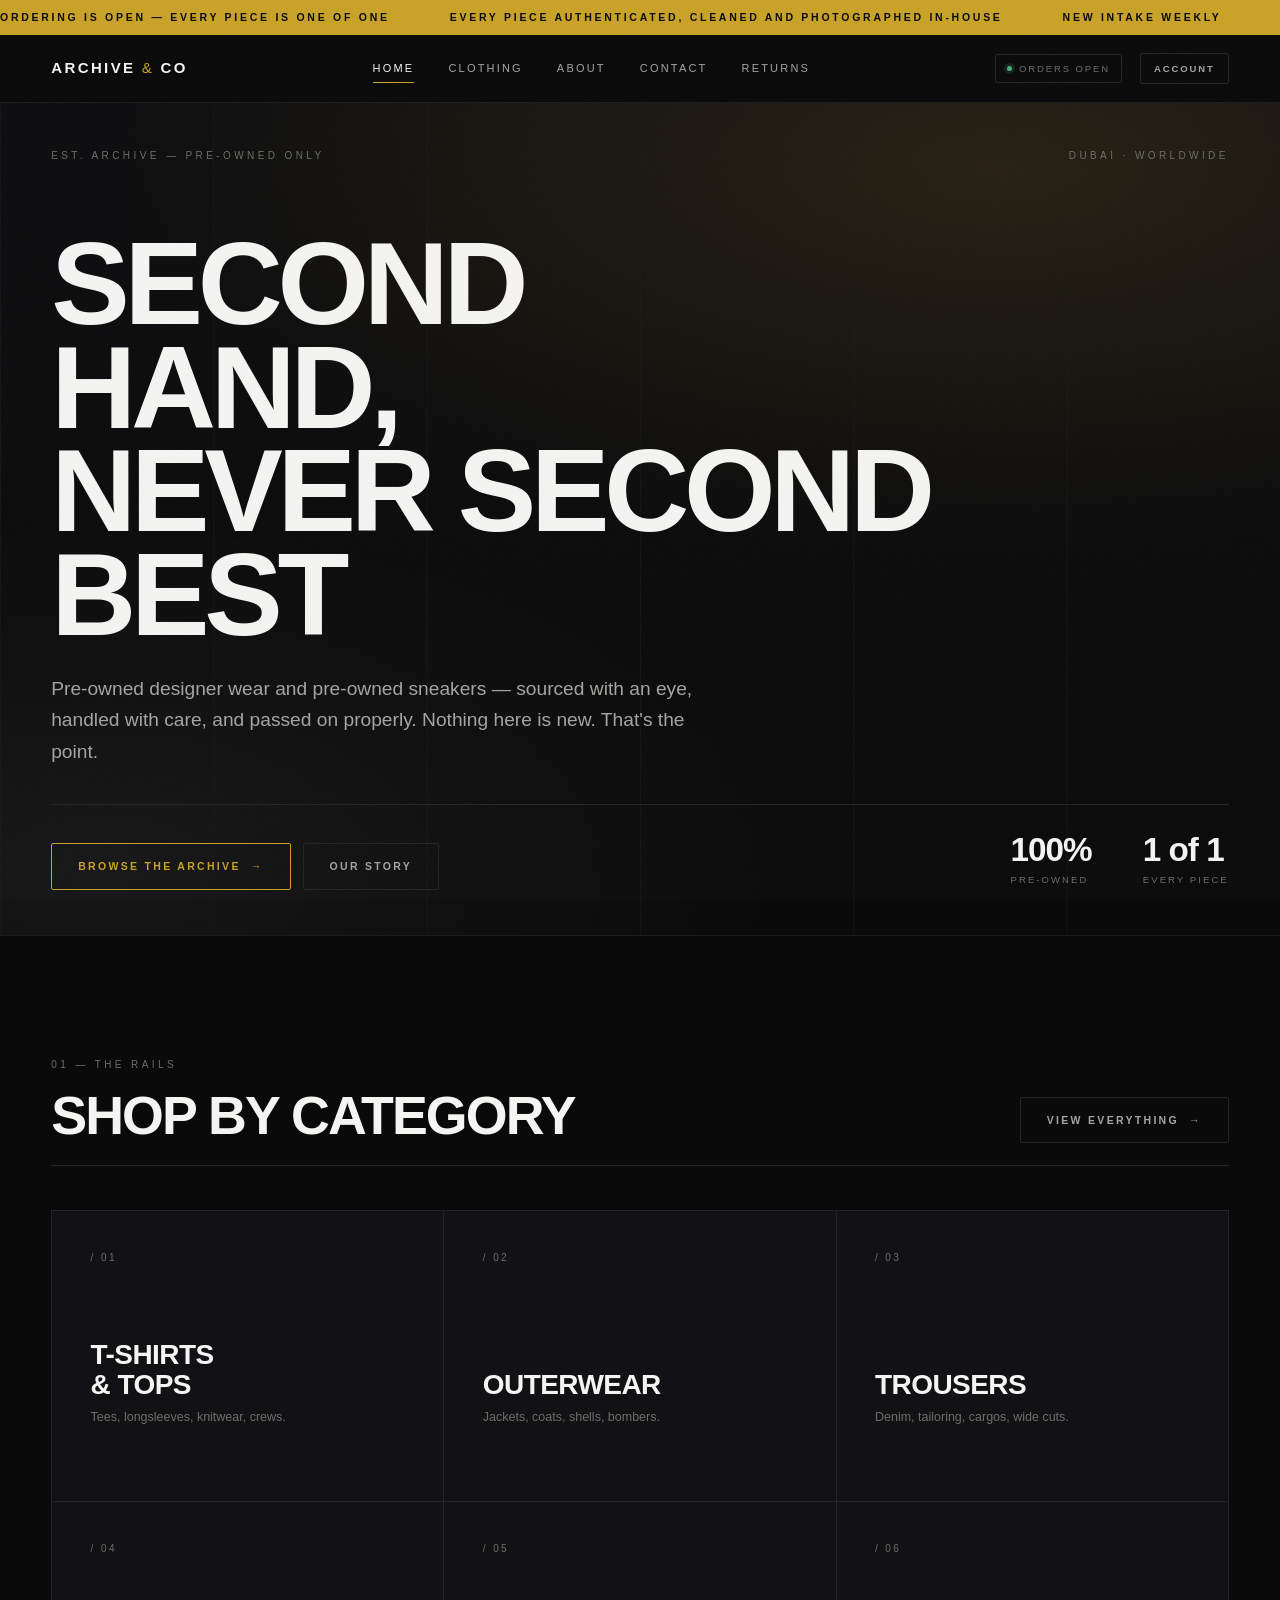
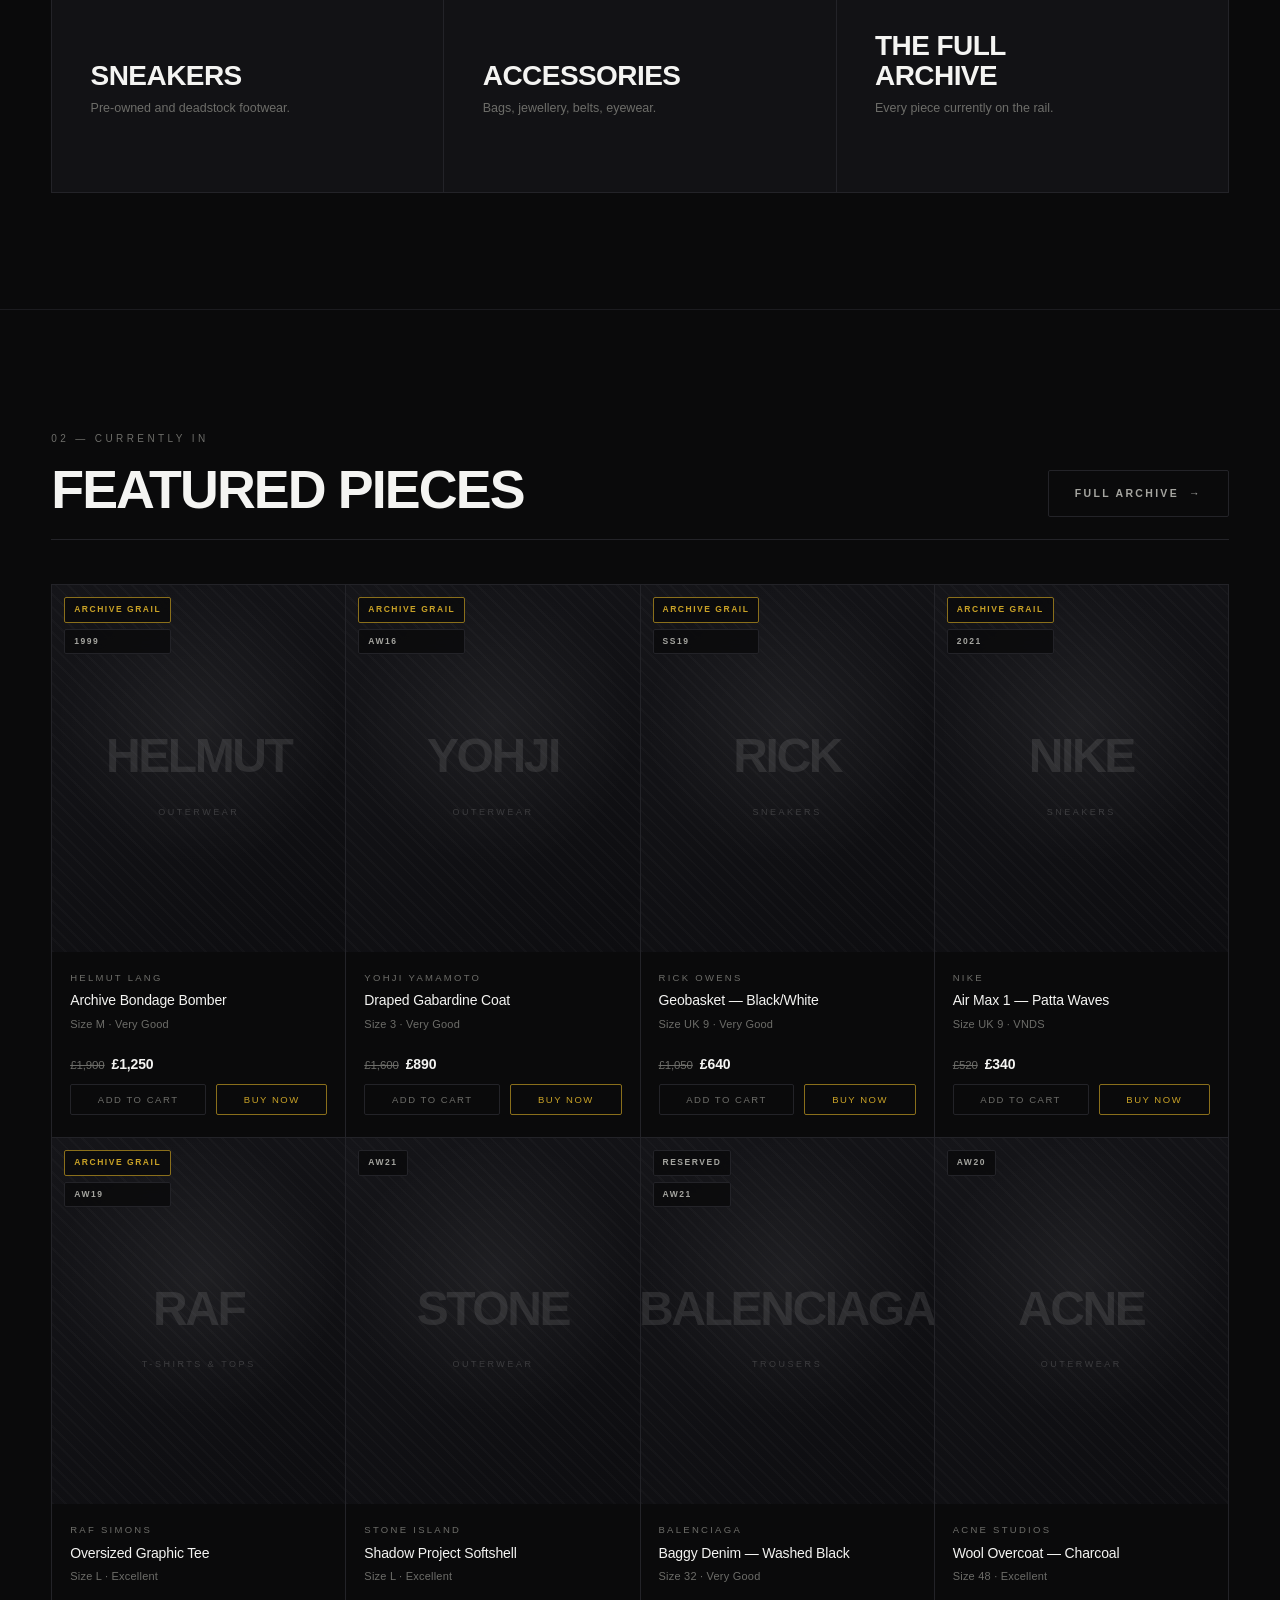
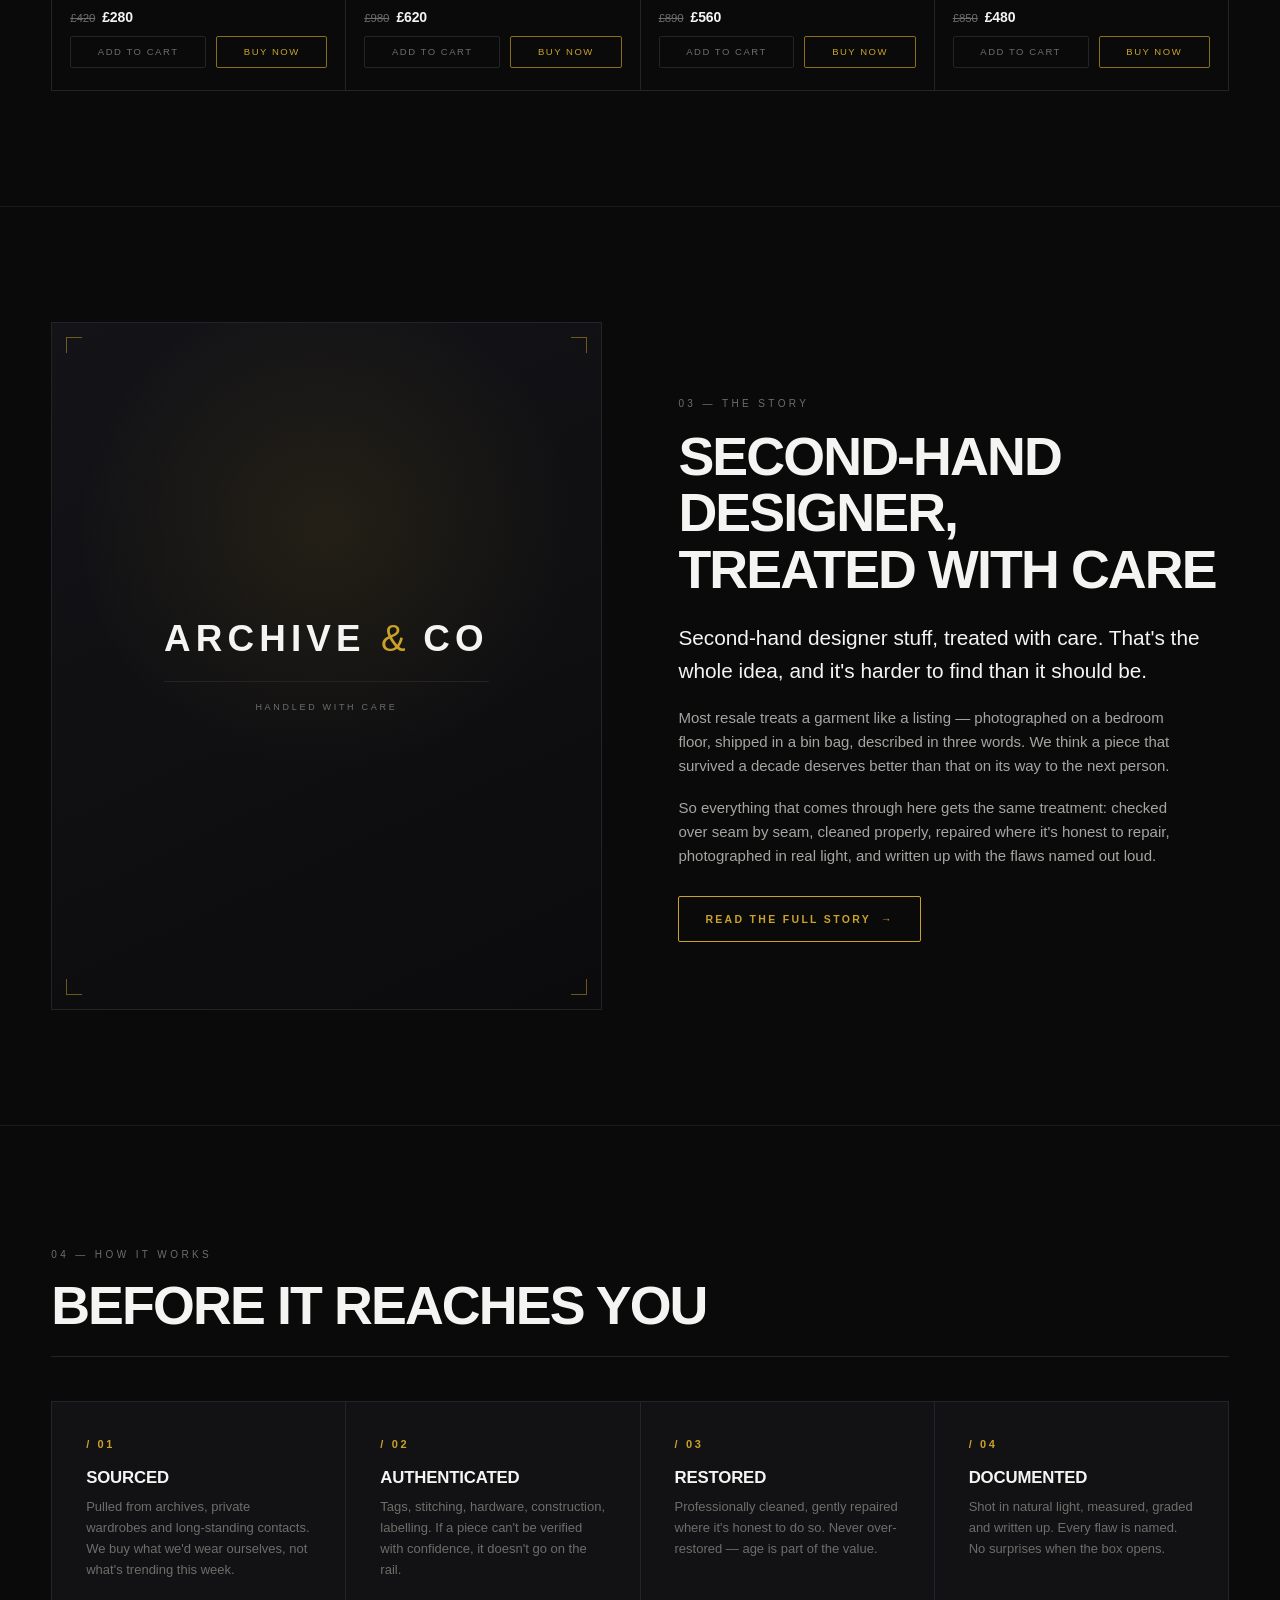
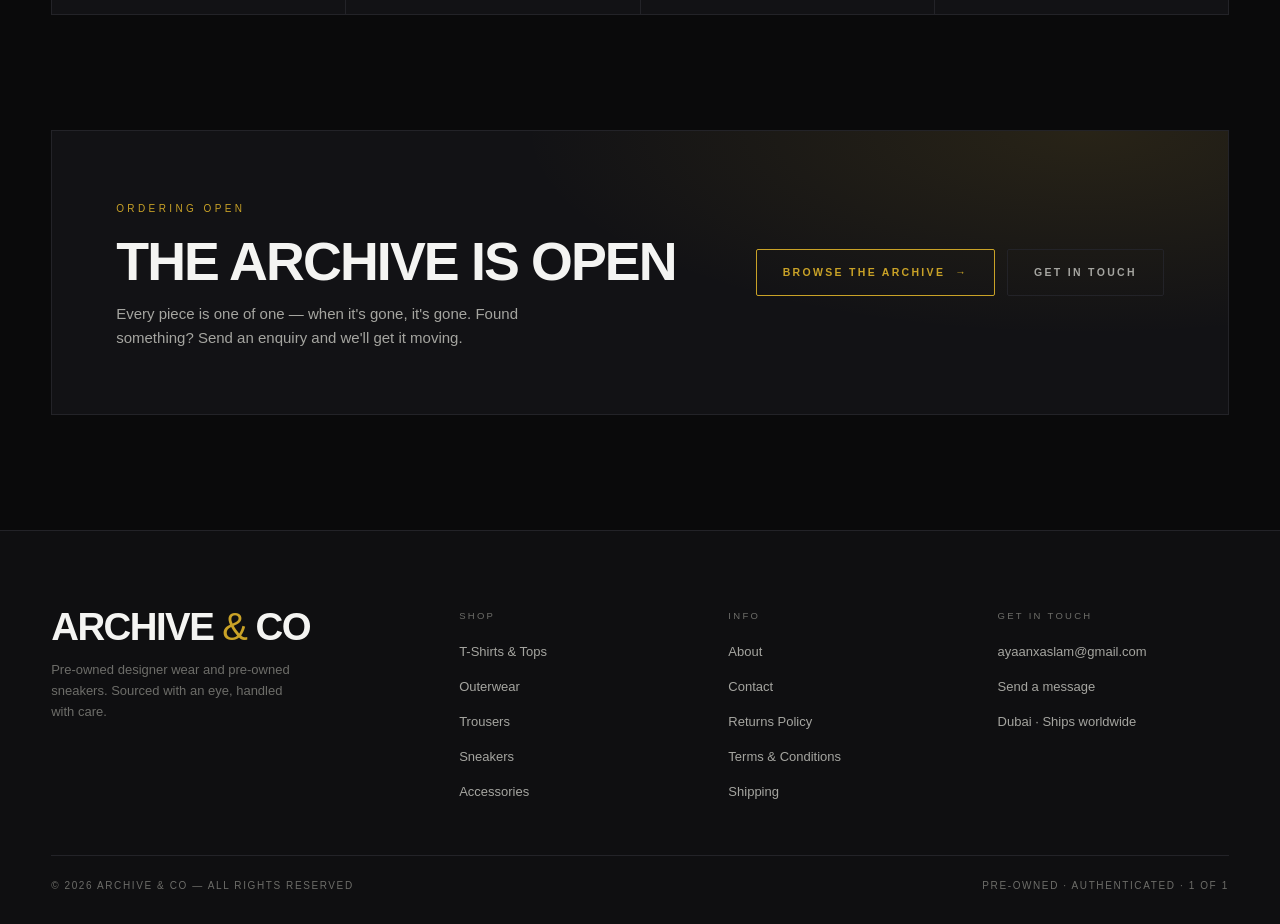
<file: index.html>
<!DOCTYPE html>
<html lang="en">
<head>
<meta charset="utf-8">
<meta name="viewport" content="width=device-width, initial-scale=1">
<title>ARCHIVE &amp; CO — Pre-Owned Designer &amp; Sneakers</title>
<meta name="description" content="Pre-owned designer clothing and sneakers, sourced and treated with care. Outerwear, tops, trousers, footwear and accessories.">
<meta name="theme-color" content="#0a0a0b">
<script>
/* Reveal-on-scroll is opt-in: the .js class below is what lets style.css hide
   content. If main.js never runs — blocked, 404, wrong folder — we take the
   class back off so the page reads in full instead of rendering blank. */
(function () {
  var d = document.documentElement;
  d.classList.add("js");
  function failsafe() { if (!d.dataset.revealReady) d.classList.remove("js"); }
  window.addEventListener("load", failsafe);
  setTimeout(failsafe, 2000);
})();
</script>
<link rel="icon" type="image/svg+xml" href="favicon.svg">
<link rel="stylesheet" href="style.css">
</head>
<body>

<!-- announcement -->
<div class="ticker">
  <div class="ticker-track">
    <span data-when="closed">Ordering is currently closed — the archive stays open to browse</span>
    <span data-when="open" hidden>Ordering is open — every piece is one of one</span>
    <span>Every piece authenticated, cleaned and photographed in-house</span>
    <span>New intake weekly</span>
    <span>One of one — when it's gone, it's gone</span>
    <span data-when="closed">Ordering is currently closed — the archive stays open to browse</span>
    <span data-when="open" hidden>Ordering is open — every piece is one of one</span>
    <span>Every piece authenticated, cleaned and photographed in-house</span>
    <span>New intake weekly</span>
    <span>One of one — when it's gone, it's gone</span>
  </div>
</div>

<!-- nav -->
<nav class="nav">
  <div class="nav-inner">
    <a class="brand" href="index.html">Archive <span class="amp">&amp;</span> Co</a>
    <div class="nav-links">
      <a href="index.html">Home</a>
      <a href="clothing.html">Clothing</a>
      <a href="about.html">About</a>
      <a href="contact.html">Contact</a>
      <a href="returns.html">Returns</a>
    </div>
    <div class="nav-right">
      <span class="nav-status" data-when="closed"><i class="dot"></i> Orders Closed</span>
      <span class="nav-status" data-when="open" hidden><i class="dot is-open"></i> Orders Open</span>
      <button class="burger" aria-label="Menu" aria-expanded="false">
        <span></span><span></span><span></span>
      </button>
    </div>
  </div>
</nav>

<!-- hero -->
<header class="hero">
  <div class="hero-grid-lines"></div>
  <div class="hero-top">
    <span class="eyebrow">Est. Archive — Pre-Owned Only</span>
    <span class="eyebrow">Dubai · Worldwide</span>
  </div>
  <div class="wrap">
    <h1 class="display rv">Second<br>hand,<br>never second best</h1>
    <p class="lede rv">Pre-owned designer wear and pre-owned sneakers — sourced with an eye,
      handled with care, and passed on properly. Nothing here is new. That's the point.</p>

    <div class="hero-foot rv">
      <div class="hero-actions">
        <a class="btn btn-accent" href="clothing.html">Browse the archive <span class="arrow">→</span></a>
        <a class="btn btn-ghost" href="about.html">Our story</a>
      </div>
      <div class="stats">
        <div class="stat"><b>100%</b><span>Pre-owned</span></div>
        <div class="stat"><b>1 of 1</b><span>Every piece</span></div>
      </div>
    </div>
  </div>
</header>

<hr class="rule">

<!-- categories -->
<section class="section" id="categories">
  <div class="wrap">
    <div class="sec-head rv">
      <div>
        <span class="eyebrow">01 — The Rails</span>
        <h2 class="h-sec" style="margin-top:12px">Shop by category</h2>
      </div>
      <a class="btn btn-ghost" href="clothing.html">View everything <span class="arrow">→</span></a>
    </div>

    <div class="cats">
      <a class="cat rv" href="clothing.html#tops">
        <span class="cat-num">/ 01</span>
        <div class="cat-body">
          <h3>T-Shirts<br>&amp; Tops</h3>
          <p>Tees, longsleeves, knitwear, crews.</p>
          <span class="cat-go">Enter <span class="arrow">→</span></span>
        </div>
      </a>
      <a class="cat rv" href="clothing.html#outerwear">
        <span class="cat-num">/ 02</span>
        <div class="cat-body">
          <h3>Outerwear</h3>
          <p>Jackets, coats, shells, bombers.</p>
          <span class="cat-go">Enter <span class="arrow">→</span></span>
        </div>
      </a>
      <a class="cat rv" href="clothing.html#trousers">
        <span class="cat-num">/ 03</span>
        <div class="cat-body">
          <h3>Trousers</h3>
          <p>Denim, tailoring, cargos, wide cuts.</p>
          <span class="cat-go">Enter <span class="arrow">→</span></span>
        </div>
      </a>
      <a class="cat rv" href="clothing.html#sneakers">
        <span class="cat-num">/ 04</span>
        <div class="cat-body">
          <h3>Sneakers</h3>
          <p>Pre-owned and deadstock footwear.</p>
          <span class="cat-go">Enter <span class="arrow">→</span></span>
        </div>
      </a>
      <a class="cat rv" href="clothing.html#accessories">
        <span class="cat-num">/ 05</span>
        <div class="cat-body">
          <h3>Accessories</h3>
          <p>Bags, jewellery, belts, eyewear.</p>
          <span class="cat-go">Enter <span class="arrow">→</span></span>
        </div>
      </a>
      <a class="cat rv" href="clothing.html">
        <span class="cat-num">/ 06</span>
        <div class="cat-body">
          <h3>The Full<br>Archive</h3>
          <p>Every piece currently on the rail.</p>
          <span class="cat-go">Enter <span class="arrow">→</span></span>
        </div>
      </a>
    </div>
  </div>
</section>

<hr class="rule">

<!-- featured -->
<section class="section">
  <div class="wrap">
    <div class="sec-head rv">
      <div>
        <span class="eyebrow">02 — Currently In</span>
        <h2 class="h-sec" style="margin-top:12px">Featured pieces</h2>
      </div>
      <a class="btn btn-ghost" href="clothing.html">Full archive <span class="arrow">→</span></a>
    </div>
    <div class="grid" data-featured="10"></div>
  </div>
</section>

<hr class="rule">

<!-- about teaser -->
<section class="section" id="about">
  <div class="wrap split">
    <div class="frame rv">
      <span class="frame-corner tl"></span><span class="frame-corner tr"></span>
      <span class="frame-corner bl"></span><span class="frame-corner br"></span>
      <div class="frame-logo">
        <span class="frame-logo-mark">Archive <span class="amp">&amp;</span> Co</span>
        <span class="frame-logo-sub">Handled with care</span>
      </div>
    </div>
    <div class="prose rv">
      <span class="eyebrow">03 — The Story</span>
      <h2 class="h-sec" style="margin:14px 0 24px">Second-hand designer,<br>treated with care</h2>
      <p class="first">Second-hand designer stuff, treated with care. That's the whole idea, and
        it's harder to find than it should be.</p>
      <p>Most resale treats a garment like a listing — photographed on a bedroom floor, shipped in a
        bin bag, described in three words. We think a piece that survived a decade deserves better
        than that on its way to the next person.</p>
      <p>So everything that comes through here gets the same treatment: checked over seam by seam,
        cleaned properly, repaired where it's honest to repair, photographed in real light, and
        written up with the flaws named out loud.</p>
      <a class="btn btn-accent" href="about.html" style="margin-top:10px">Read the full story <span class="arrow">→</span></a>
    </div>
  </div>
</section>

<hr class="rule">

<!-- process -->
<section class="section">
  <div class="wrap">
    <div class="sec-head rv">
      <div>
        <span class="eyebrow">04 — How It Works</span>
        <h2 class="h-sec" style="margin-top:12px">Before it reaches you</h2>
      </div>
    </div>
    <div class="steps">
      <div class="step rv">
        <b>/ 01</b>
        <h4>Sourced</h4>
        <p>Pulled from archives, private wardrobes and long-standing contacts. We buy what we'd wear ourselves, not what's trending this week.</p>
      </div>
      <div class="step rv">
        <b>/ 02</b>
        <h4>Authenticated</h4>
        <p>Tags, stitching, hardware, construction, labelling. If a piece can't be verified with confidence, it doesn't go on the rail.</p>
      </div>
      <div class="step rv">
        <b>/ 03</b>
        <h4>Restored</h4>
        <p>Professionally cleaned, gently repaired where it's honest to do so. Never over-restored — age is part of the value.</p>
      </div>
      <div class="step rv">
        <b>/ 04</b>
        <h4>Documented</h4>
        <p>Shot in natural light, measured, graded and written up. Every flaw is named. No surprises when the box opens.</p>
      </div>
    </div>
  </div>
</section>

<!-- banner -->
<section class="section" style="padding-top:0">
  <div class="wrap">
    <div class="banner rv" data-when="closed">
      <div>
        <span class="eyebrow" style="color:var(--accent)">Ordering closed</span>
        <h2 class="h-sec" style="margin:14px 0 12px">We're not taking orders yet</h2>
        <p class="muted" style="max-width:52ch;margin:0">The archive is up so you can see what's coming.
          Checkout opens soon — until then, browse freely and get in touch if something catches your eye.</p>
      </div>
      <div style="display:flex;gap:12px;flex-wrap:wrap">
        <button class="btn is-locked" disabled>Place order — closed</button>
        <a class="btn btn-accent" href="contact.html">Get in touch <span class="arrow">→</span></a>
      </div>
    </div>

    <div class="banner rv" data-when="open" hidden>
      <div>
        <span class="eyebrow" style="color:var(--accent)">Ordering open</span>
        <h2 class="h-sec" style="margin:14px 0 12px">The archive is open</h2>
        <p class="muted" style="max-width:52ch;margin:0">Every piece is one of one — when it's gone,
          it's gone. Found something? Send an enquiry and we'll get it moving.</p>
      </div>
      <div style="display:flex;gap:12px;flex-wrap:wrap">
        <a class="btn btn-accent" href="clothing.html">Browse the archive <span class="arrow">→</span></a>
        <a class="btn btn-ghost" href="contact.html">Get in touch</a>
      </div>
    </div>
  </div>
</section>

<!-- footer -->
<footer class="foot">
  <div class="wrap">
    <div class="foot-grid">
      <div class="foot-brand">
        <div class="display-sm">Archive <span class="amp">&amp;</span> Co</div>
        <p>Pre-owned designer wear and pre-owned sneakers. Sourced with an eye, handled with care.</p>
      </div>
      <div>
        <h5>Shop</h5>
        <ul>
          <li><a href="clothing.html#tops">T-Shirts &amp; Tops</a></li>
          <li><a href="clothing.html#outerwear">Outerwear</a></li>
          <li><a href="clothing.html#trousers">Trousers</a></li>
          <li><a href="clothing.html#sneakers">Sneakers</a></li>
          <li><a href="clothing.html#accessories">Accessories</a></li>
        </ul>
      </div>
      <div>
        <h5>Info</h5>
        <ul>
          <li><a href="about.html">About</a></li>
          <li><a href="contact.html">Contact</a></li>
          <li><a href="returns.html">Returns Policy</a></li>
          <li><a href="terms.html">Terms &amp; Conditions</a></li>
          <li><a href="returns.html#shipping">Shipping</a></li>
        </ul>
      </div>
      <div>
        <h5>Get in touch</h5>
        <ul>
          <li><a href="mailto:ayaanxaslam@gmail.com">ayaanxaslam@gmail.com</a></li>
          <li><a href="contact.html">Send a message</a></li>
          <li><a href="contact.html">Dubai · Ships worldwide</a></li>
        </ul>
      </div>
    </div>
    <div class="foot-base">
      <span>© <span data-year></span> Archive &amp; Co — All rights reserved</span>
      <span>Pre-owned · Authenticated · 1 of 1</span>
    </div>
  </div>
</footer>

<script src="products.js"></script>
<script src="store.js"></script>
<script src="main.js"></script>
<script src="account.js"></script>
</body>
</html>
</file>
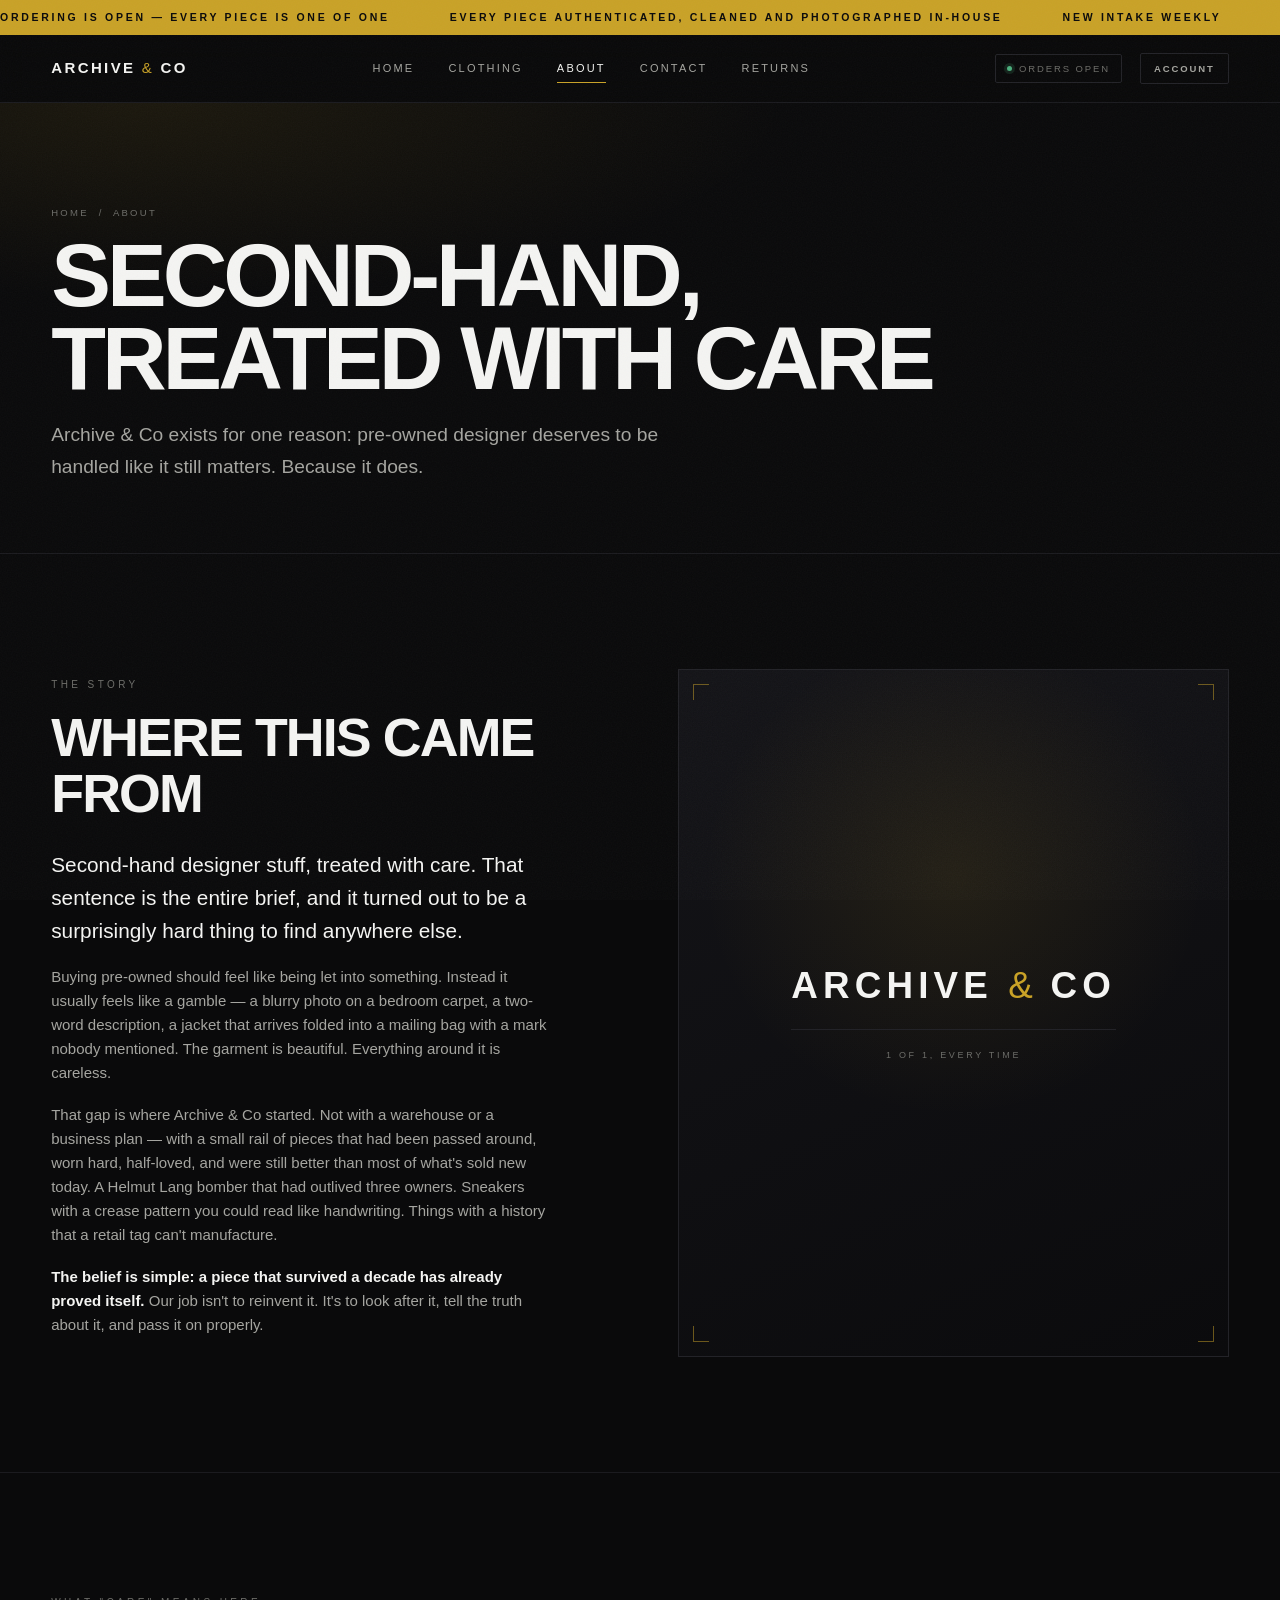
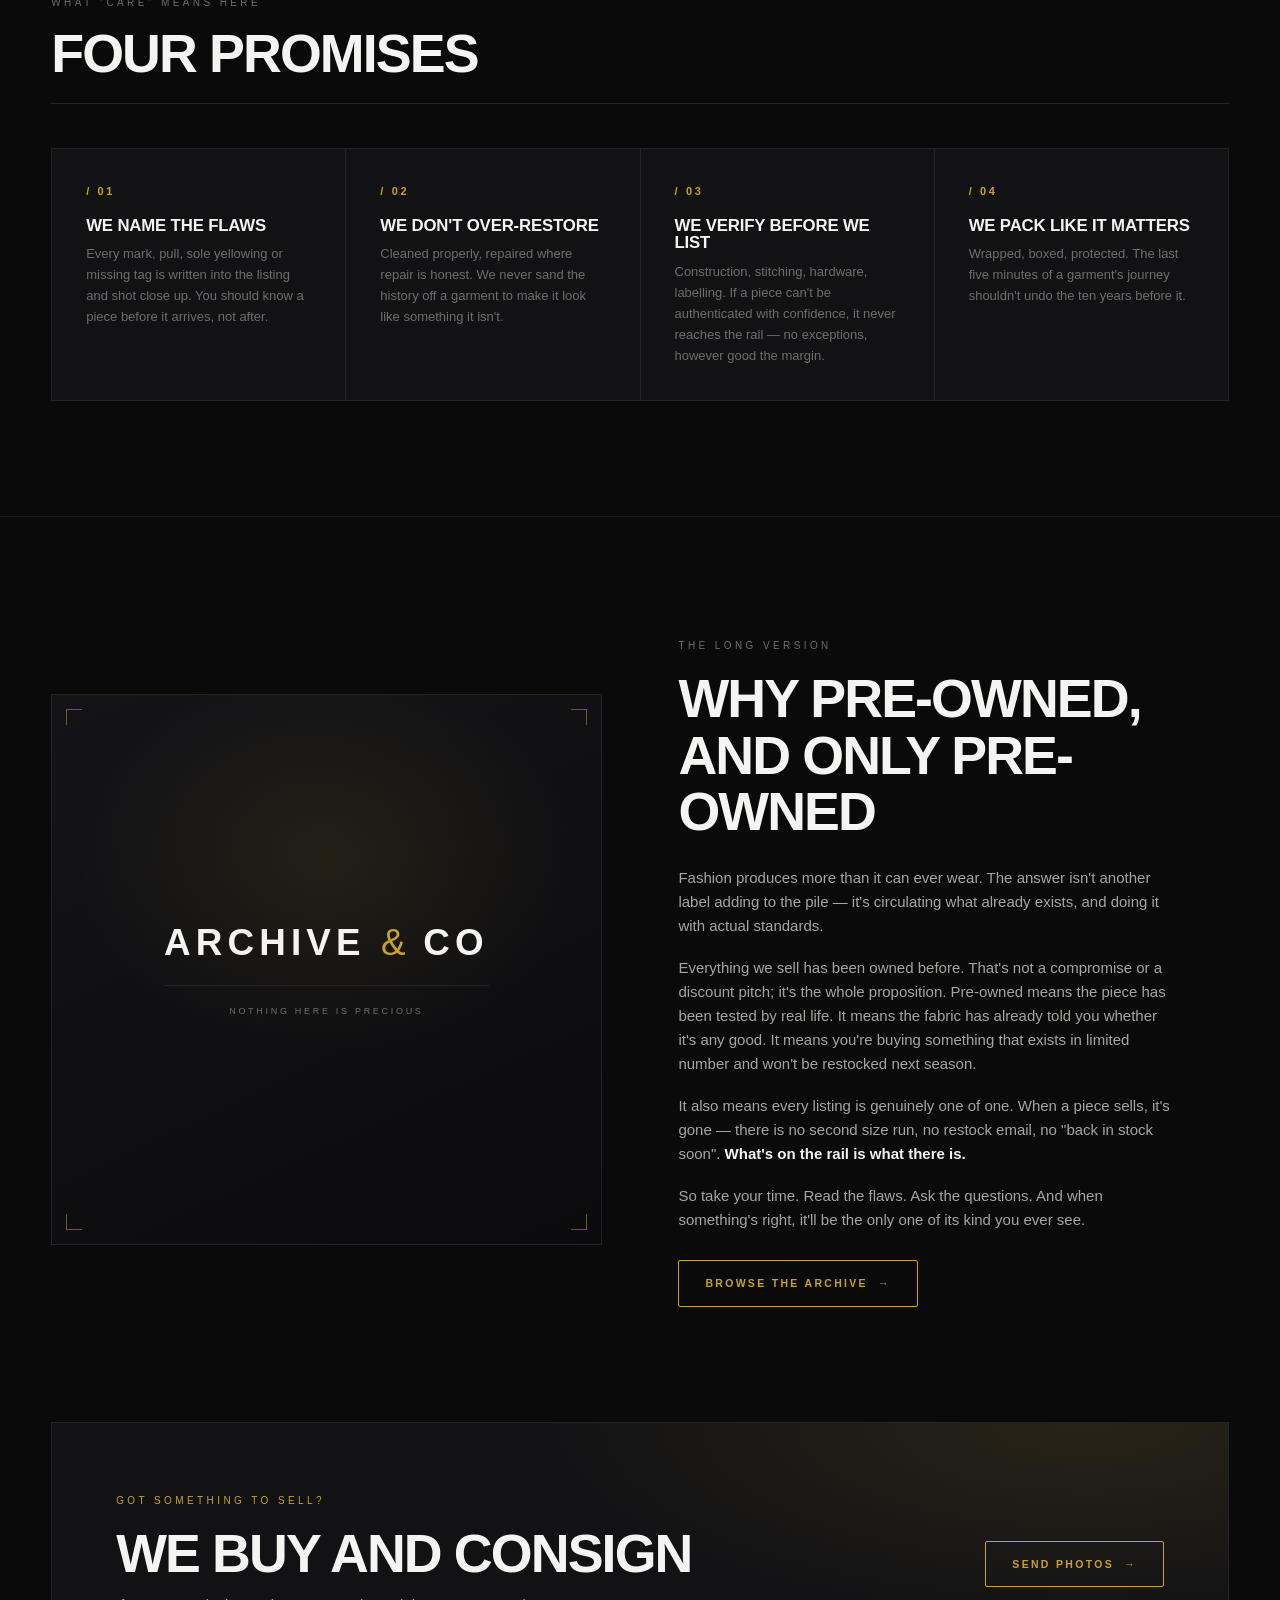
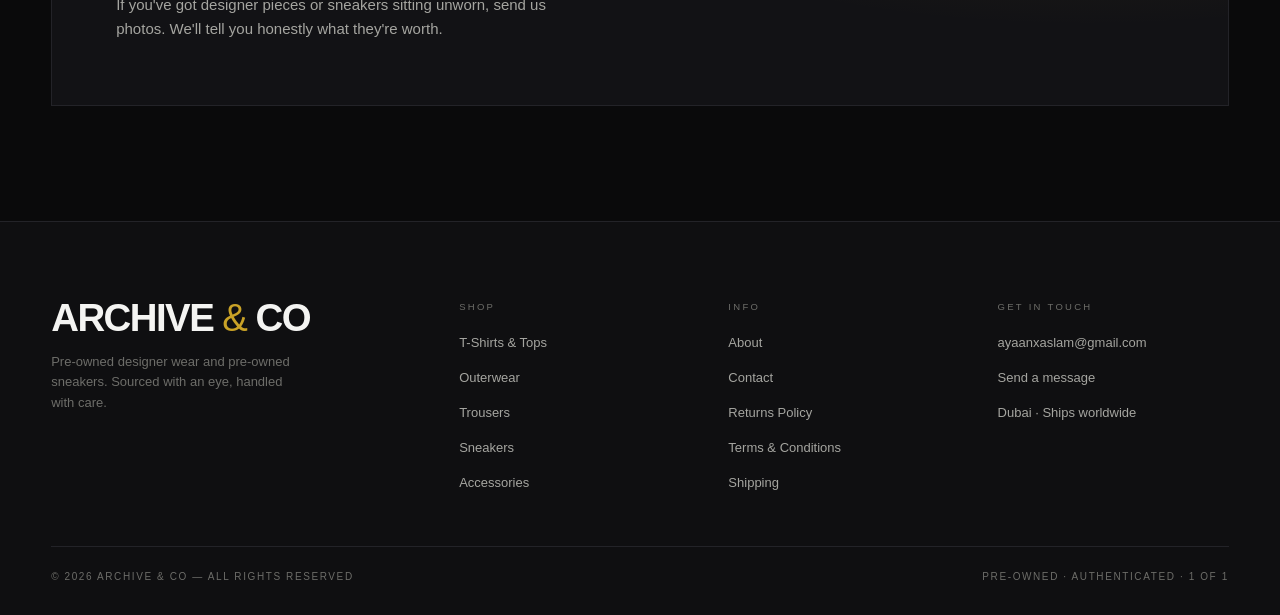
<file: about.html>
<!DOCTYPE html>
<html lang="en">
<head>
<meta charset="utf-8">
<meta name="viewport" content="width=device-width, initial-scale=1">
<title>About — ARCHIVE &amp; CO</title>
<meta name="description" content="Second-hand designer, treated with care. The story behind Archive &amp; Co.">
<meta name="theme-color" content="#0a0a0b">
<script>
/* Reveal-on-scroll is opt-in: the .js class below is what lets style.css hide
   content. If main.js never runs — blocked, 404, wrong folder — we take the
   class back off so the page reads in full instead of rendering blank. */
(function () {
  var d = document.documentElement;
  d.classList.add("js");
  function failsafe() { if (!d.dataset.revealReady) d.classList.remove("js"); }
  window.addEventListener("load", failsafe);
  setTimeout(failsafe, 2000);
})();
</script>
<link rel="icon" type="image/svg+xml" href="favicon.svg">
<link rel="stylesheet" href="style.css">
</head>
<body>
<!-- announcement -->
<div class="ticker">
  <div class="ticker-track">
    <span data-when="closed">Ordering is currently closed — the archive stays open to browse</span>
    <span data-when="open" hidden>Ordering is open — every piece is one of one</span>
    <span>Every piece authenticated, cleaned and photographed in-house</span>
    <span>New intake weekly</span>
    <span>One of one — when it's gone, it's gone</span>
    <span data-when="closed">Ordering is currently closed — the archive stays open to browse</span>
    <span data-when="open" hidden>Ordering is open — every piece is one of one</span>
    <span>Every piece authenticated, cleaned and photographed in-house</span>
    <span>New intake weekly</span>
    <span>One of one — when it's gone, it's gone</span>
  </div>
</div>

<!-- nav -->
<nav class="nav">
  <div class="nav-inner">
    <a class="brand" href="index.html">Archive <span class="amp">&amp;</span> Co</a>
    <div class="nav-links">
      <a href="index.html">Home</a>
      <a href="clothing.html">Clothing</a>
      <a href="about.html">About</a>
      <a href="contact.html">Contact</a>
      <a href="returns.html">Returns</a>
    </div>
    <div class="nav-right">
      <span class="nav-status" data-when="closed"><i class="dot"></i> Orders Closed</span>
      <span class="nav-status" data-when="open" hidden><i class="dot is-open"></i> Orders Open</span>
      <button class="burger" aria-label="Menu" aria-expanded="false">
        <span></span><span></span><span></span>
      </button>
    </div>
  </div>
</nav>

<header class="phead">
  <div class="wrap">
    <div class="crumb"><a href="index.html">Home</a> &nbsp;/&nbsp; About</div>
    <h1>Second-hand,<br>treated with care</h1>
    <p class="lede">Archive &amp; Co exists for one reason: pre-owned designer deserves to be handled
      like it still matters. Because it does.</p>
  </div>
</header>

<hr class="rule">

<section class="section">
  <div class="wrap split">
    <div class="prose rv">
      <span class="eyebrow">The Story</span>
      <h2 class="h-sec" style="margin:14px 0 26px">Where this came from</h2>

      <p class="first">Second-hand designer stuff, treated with care. That sentence is the entire
        brief, and it turned out to be a surprisingly hard thing to find anywhere else.</p>

      <p>Buying pre-owned should feel like being let into something. Instead it usually feels like
        a gamble — a blurry photo on a bedroom carpet, a two-word description, a jacket that arrives
        folded into a mailing bag with a mark nobody mentioned. The garment is beautiful. Everything
        around it is careless.</p>

      <p>That gap is where Archive &amp; Co started. Not with a warehouse or a business plan — with
        a small rail of pieces that had been passed around, worn hard, half-loved, and were still
        better than most of what's sold new today. A Helmut Lang bomber that had outlived three
        owners. Sneakers with a crease pattern you could read like handwriting. Things with a
        history that a retail tag can't manufacture.</p>

      <p><strong>The belief is simple: a piece that survived a decade has already proved itself.</strong>
        Our job isn't to reinvent it. It's to look after it, tell the truth about it, and pass it on
        properly.</p>
    </div>

    <div class="frame rv">
      <span class="frame-corner tl"></span><span class="frame-corner tr"></span>
      <span class="frame-corner bl"></span><span class="frame-corner br"></span>
      <div class="frame-logo">
        <span class="frame-logo-mark">Archive <span class="amp">&amp;</span> Co</span>
        <span class="frame-logo-sub">1 of 1, every time</span>
      </div>
    </div>
  </div>
</section>

<hr class="rule">

<section class="section">
  <div class="wrap">
    <div class="sec-head rv">
      <div>
        <span class="eyebrow">What "Care" Means Here</span>
        <h2 class="h-sec" style="margin-top:12px">Four promises</h2>
      </div>
    </div>
    <div class="steps">
      <div class="step rv">
        <b>/ 01</b>
        <h4>We name the flaws</h4>
        <p>Every mark, pull, sole yellowing or missing tag is written into the listing and shot close
           up. You should know a piece before it arrives, not after.</p>
      </div>
      <div class="step rv">
        <b>/ 02</b>
        <h4>We don't over-restore</h4>
        <p>Cleaned properly, repaired where repair is honest. We never sand the history off a garment
           to make it look like something it isn't.</p>
      </div>
      <div class="step rv">
        <b>/ 03</b>
        <h4>We verify before we list</h4>
        <p>Construction, stitching, hardware, labelling. If a piece can't be authenticated with
           confidence, it never reaches the rail — no exceptions, however good the margin.</p>
      </div>
      <div class="step rv">
        <b>/ 04</b>
        <h4>We pack like it matters</h4>
        <p>Wrapped, boxed, protected. The last five minutes of a garment's journey shouldn't undo
           the ten years before it.</p>
      </div>
    </div>
  </div>
</section>

<hr class="rule">

<section class="section">
  <div class="wrap split">
    <div class="frame rv" style="aspect-ratio:1/1">
      <span class="frame-corner tl"></span><span class="frame-corner tr"></span>
      <span class="frame-corner bl"></span><span class="frame-corner br"></span>
      <div class="frame-logo">
        <span class="frame-logo-mark">Archive <span class="amp">&amp;</span> Co</span>
        <span class="frame-logo-sub">Nothing here is precious</span>
      </div>
    </div>
    <div class="prose rv">
      <span class="eyebrow">The Long Version</span>
      <h2 class="h-sec" style="margin:14px 0 26px">Why pre-owned,<br>and only pre-owned</h2>
      <p>Fashion produces more than it can ever wear. The answer isn't another label adding to the
        pile — it's circulating what already exists, and doing it with actual standards.</p>
      <p>Everything we sell has been owned before. That's not a compromise or a discount pitch; it's
        the whole proposition. Pre-owned means the piece has been tested by real life. It means the
        fabric has already told you whether it's any good. It means you're buying something that
        exists in limited number and won't be restocked next season.</p>
      <p>It also means every listing is genuinely one of one. When a piece sells, it's gone — there
        is no second size run, no restock email, no "back in stock soon". <strong>What's on the rail
        is what there is.</strong></p>
      <p>So take your time. Read the flaws. Ask the questions. And when something's right, it'll be
        the only one of its kind you ever see.</p>
      <a class="btn btn-accent" href="clothing.html" style="margin-top:10px">Browse the archive <span class="arrow">→</span></a>
    </div>
  </div>
</section>

<section class="section" style="padding-top:0">
  <div class="wrap">
    <div class="banner rv">
      <div>
        <span class="eyebrow" style="color:var(--accent)">Got something to sell?</span>
        <h2 class="h-sec" style="margin:14px 0 12px">We buy and consign</h2>
        <p class="muted" style="max-width:52ch;margin:0">If you've got designer pieces or sneakers
          sitting unworn, send us photos. We'll tell you honestly what they're worth.</p>
      </div>
      <a class="btn btn-accent" href="contact.html">Send photos <span class="arrow">→</span></a>
    </div>
  </div>
</section>
<!-- footer -->
<footer class="foot">
  <div class="wrap">
    <div class="foot-grid">
      <div class="foot-brand">
        <div class="display-sm">Archive <span class="amp">&amp;</span> Co</div>
        <p>Pre-owned designer wear and pre-owned sneakers. Sourced with an eye, handled with care.</p>
      </div>
      <div>
        <h5>Shop</h5>
        <ul>
          <li><a href="clothing.html#tops">T-Shirts &amp; Tops</a></li>
          <li><a href="clothing.html#outerwear">Outerwear</a></li>
          <li><a href="clothing.html#trousers">Trousers</a></li>
          <li><a href="clothing.html#sneakers">Sneakers</a></li>
          <li><a href="clothing.html#accessories">Accessories</a></li>
        </ul>
      </div>
      <div>
        <h5>Info</h5>
        <ul>
          <li><a href="about.html">About</a></li>
          <li><a href="contact.html">Contact</a></li>
          <li><a href="returns.html">Returns Policy</a></li>
          <li><a href="terms.html">Terms &amp; Conditions</a></li>
          <li><a href="returns.html#shipping">Shipping</a></li>
        </ul>
      </div>
      <div>
        <h5>Get in touch</h5>
        <ul>
          <li><a href="mailto:ayaanxaslam@gmail.com">ayaanxaslam@gmail.com</a></li>
          <li><a href="contact.html">Send a message</a></li>
          <li><a href="contact.html">Dubai · Ships worldwide</a></li>
        </ul>
      </div>
    </div>
    <div class="foot-base">
      <span>© <span data-year></span> Archive &amp; Co — All rights reserved</span>
      <span>Pre-owned · Authenticated · 1 of 1</span>
    </div>
  </div>
</footer>

<script src="products.js"></script>
<script src="store.js"></script>
<script src="main.js"></script>
<script src="account.js"></script>
</body>
</html>
</file>
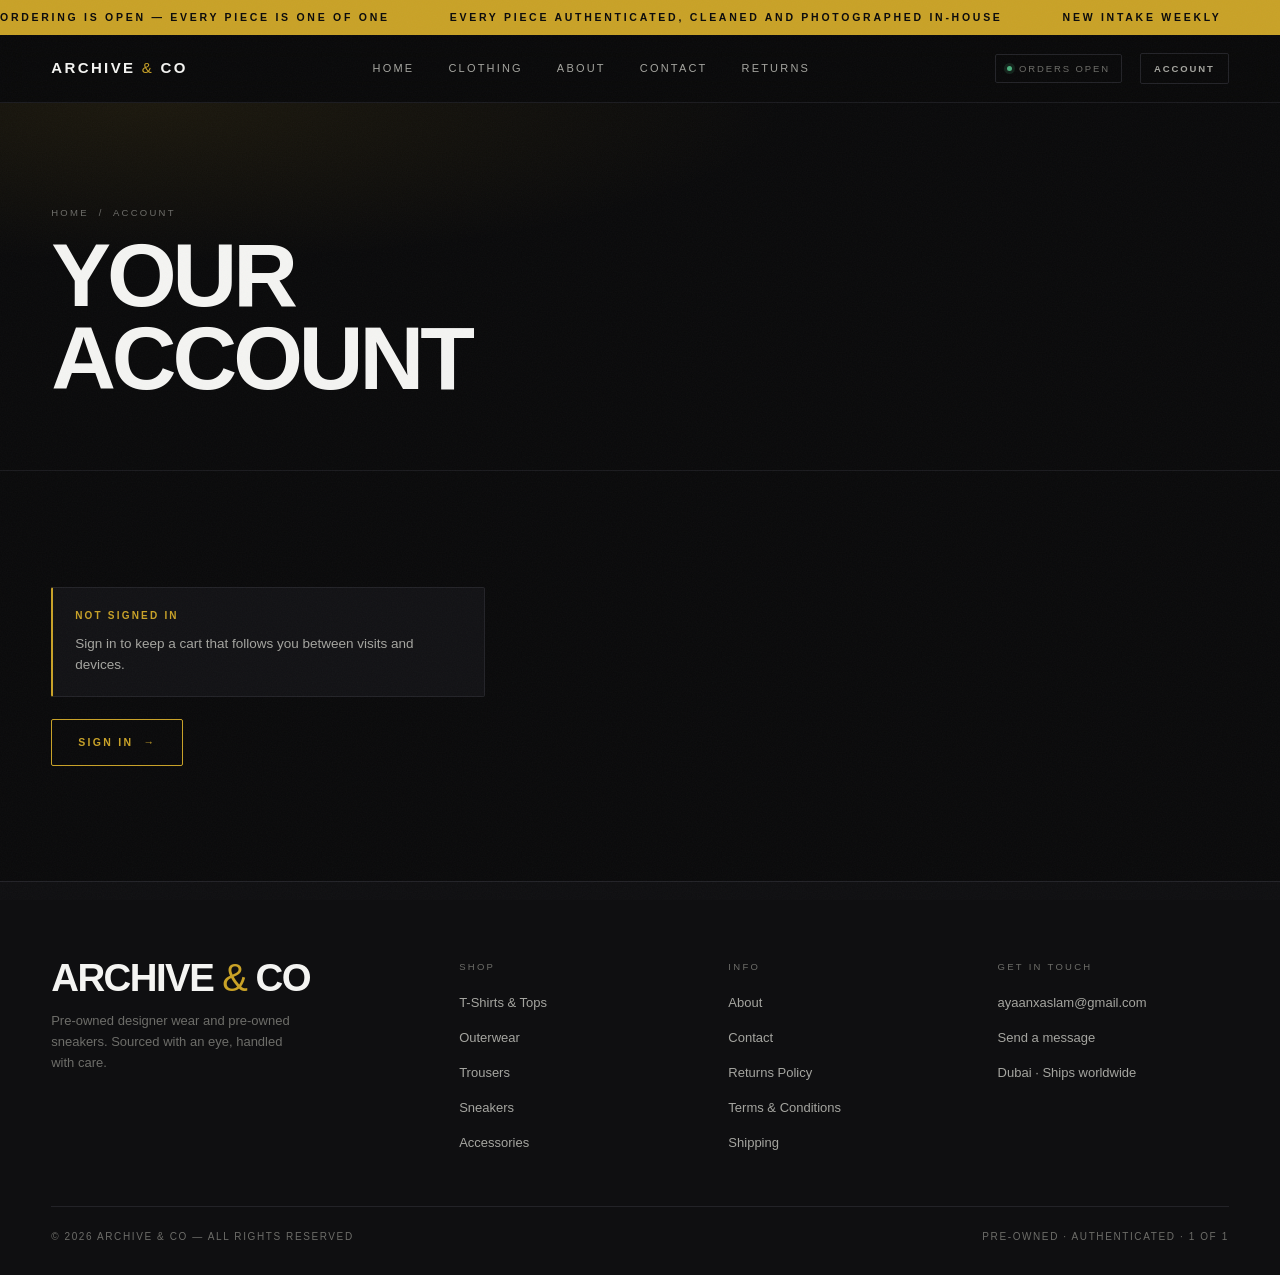
<file: account.html>
<!DOCTYPE html>
<html lang="en">
<head>
<meta charset="utf-8">
<meta name="viewport" content="width=device-width, initial-scale=1">
<title>Your Account — ARCHIVE &amp; CO</title>
<meta name="description" content="Your Archive &amp; Co account — cart and recent purchases.">
<meta name="theme-color" content="#0a0a0b">
<script>
/* Reveal-on-scroll is opt-in: the .js class below is what lets style.css hide
   content. If main.js never runs — blocked, 404, wrong folder — we take the
   class back off so the page reads in full instead of rendering blank. */
(function () {
  var d = document.documentElement;
  d.classList.add("js");
  function failsafe() { if (!d.dataset.revealReady) d.classList.remove("js"); }
  window.addEventListener("load", failsafe);
  setTimeout(failsafe, 2000);
})();
</script>
<link rel="icon" type="image/svg+xml" href="favicon.svg">
<link rel="stylesheet" href="style.css">
</head>
<!-- announcement -->
<div class="ticker">
  <div class="ticker-track">
    <span data-when="closed">Ordering is currently closed — the archive stays open to browse</span>
    <span data-when="open" hidden>Ordering is open — every piece is one of one</span>
    <span>Every piece authenticated, cleaned and photographed in-house</span>
    <span>New intake weekly</span>
    <span>One of one — when it's gone, it's gone</span>
    <span data-when="closed">Ordering is currently closed — the archive stays open to browse</span>
    <span data-when="open" hidden>Ordering is open — every piece is one of one</span>
    <span>Every piece authenticated, cleaned and photographed in-house</span>
    <span>New intake weekly</span>
    <span>One of one — when it's gone, it's gone</span>
  </div>
</div>

<!-- nav -->
<nav class="nav">
  <div class="nav-inner">
    <a class="brand" href="index.html">Archive <span class="amp">&amp;</span> Co</a>
    <div class="nav-links">
      <a href="index.html">Home</a>
      <a href="clothing.html">Clothing</a>
      <a href="about.html">About</a>
      <a href="contact.html">Contact</a>
      <a href="returns.html">Returns</a>
    </div>
    <div class="nav-right">
      <span class="nav-status" data-when="closed"><i class="dot"></i> Orders Closed</span>
      <span class="nav-status" data-when="open" hidden><i class="dot is-open"></i> Orders Open</span>
      <button class="burger" aria-label="Menu" aria-expanded="false">
        <span></span><span></span><span></span>
      </button>
    </div>
  </div>
</nav>

<header class="phead">
  <div class="wrap">
    <div class="crumb"><a href="index.html">Home</a> &nbsp;/&nbsp; Account</div>
    <h1>Your<br>Account</h1>
    <p class="lede" data-account-email></p>
  </div>
</header>

<hr class="rule">

<section class="section">
  <div class="wrap" data-account-page></div>
</section>
<!-- footer -->
<footer class="foot">
  <div class="wrap">
    <div class="foot-grid">
      <div class="foot-brand">
        <div class="display-sm">Archive <span class="amp">&amp;</span> Co</div>
        <p>Pre-owned designer wear and pre-owned sneakers. Sourced with an eye, handled with care.</p>
      </div>
      <div>
        <h5>Shop</h5>
        <ul>
          <li><a href="clothing.html#tops">T-Shirts &amp; Tops</a></li>
          <li><a href="clothing.html#outerwear">Outerwear</a></li>
          <li><a href="clothing.html#trousers">Trousers</a></li>
          <li><a href="clothing.html#sneakers">Sneakers</a></li>
          <li><a href="clothing.html#accessories">Accessories</a></li>
        </ul>
      </div>
      <div>
        <h5>Info</h5>
        <ul>
          <li><a href="about.html">About</a></li>
          <li><a href="contact.html">Contact</a></li>
          <li><a href="returns.html">Returns Policy</a></li>
          <li><a href="terms.html">Terms &amp; Conditions</a></li>
          <li><a href="returns.html#shipping">Shipping</a></li>
        </ul>
      </div>
      <div>
        <h5>Get in touch</h5>
        <ul>
          <li><a href="mailto:ayaanxaslam@gmail.com">ayaanxaslam@gmail.com</a></li>
          <li><a href="contact.html">Send a message</a></li>
          <li><a href="contact.html">Dubai · Ships worldwide</a></li>
        </ul>
      </div>
    </div>
    <div class="foot-base">
      <span>© <span data-year></span> Archive &amp; Co — All rights reserved</span>
      <span>Pre-owned · Authenticated · 1 of 1</span>
    </div>
  </div>
</footer>

<script src="products.js"></script>
<script src="store.js"></script>
<script src="main.js"></script>
<script src="account.js"></script>
</body>
</html>
</file>
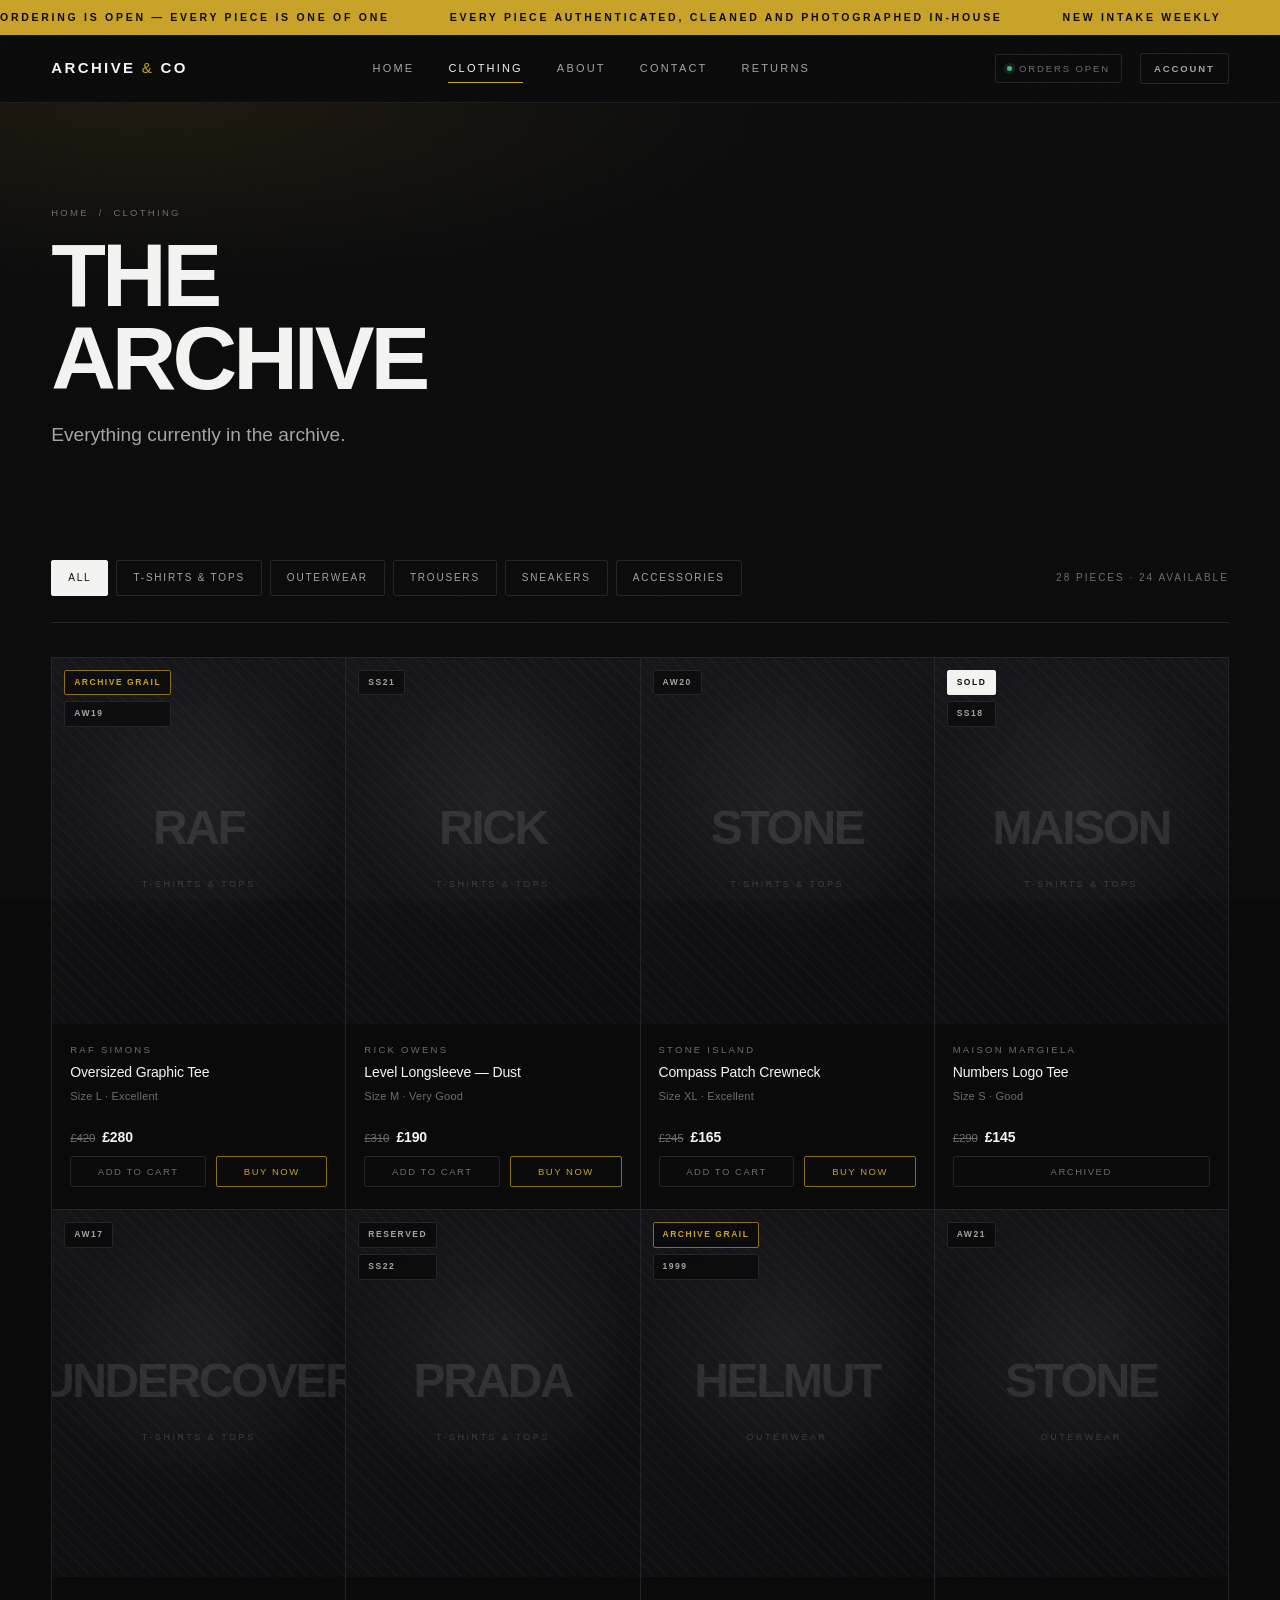
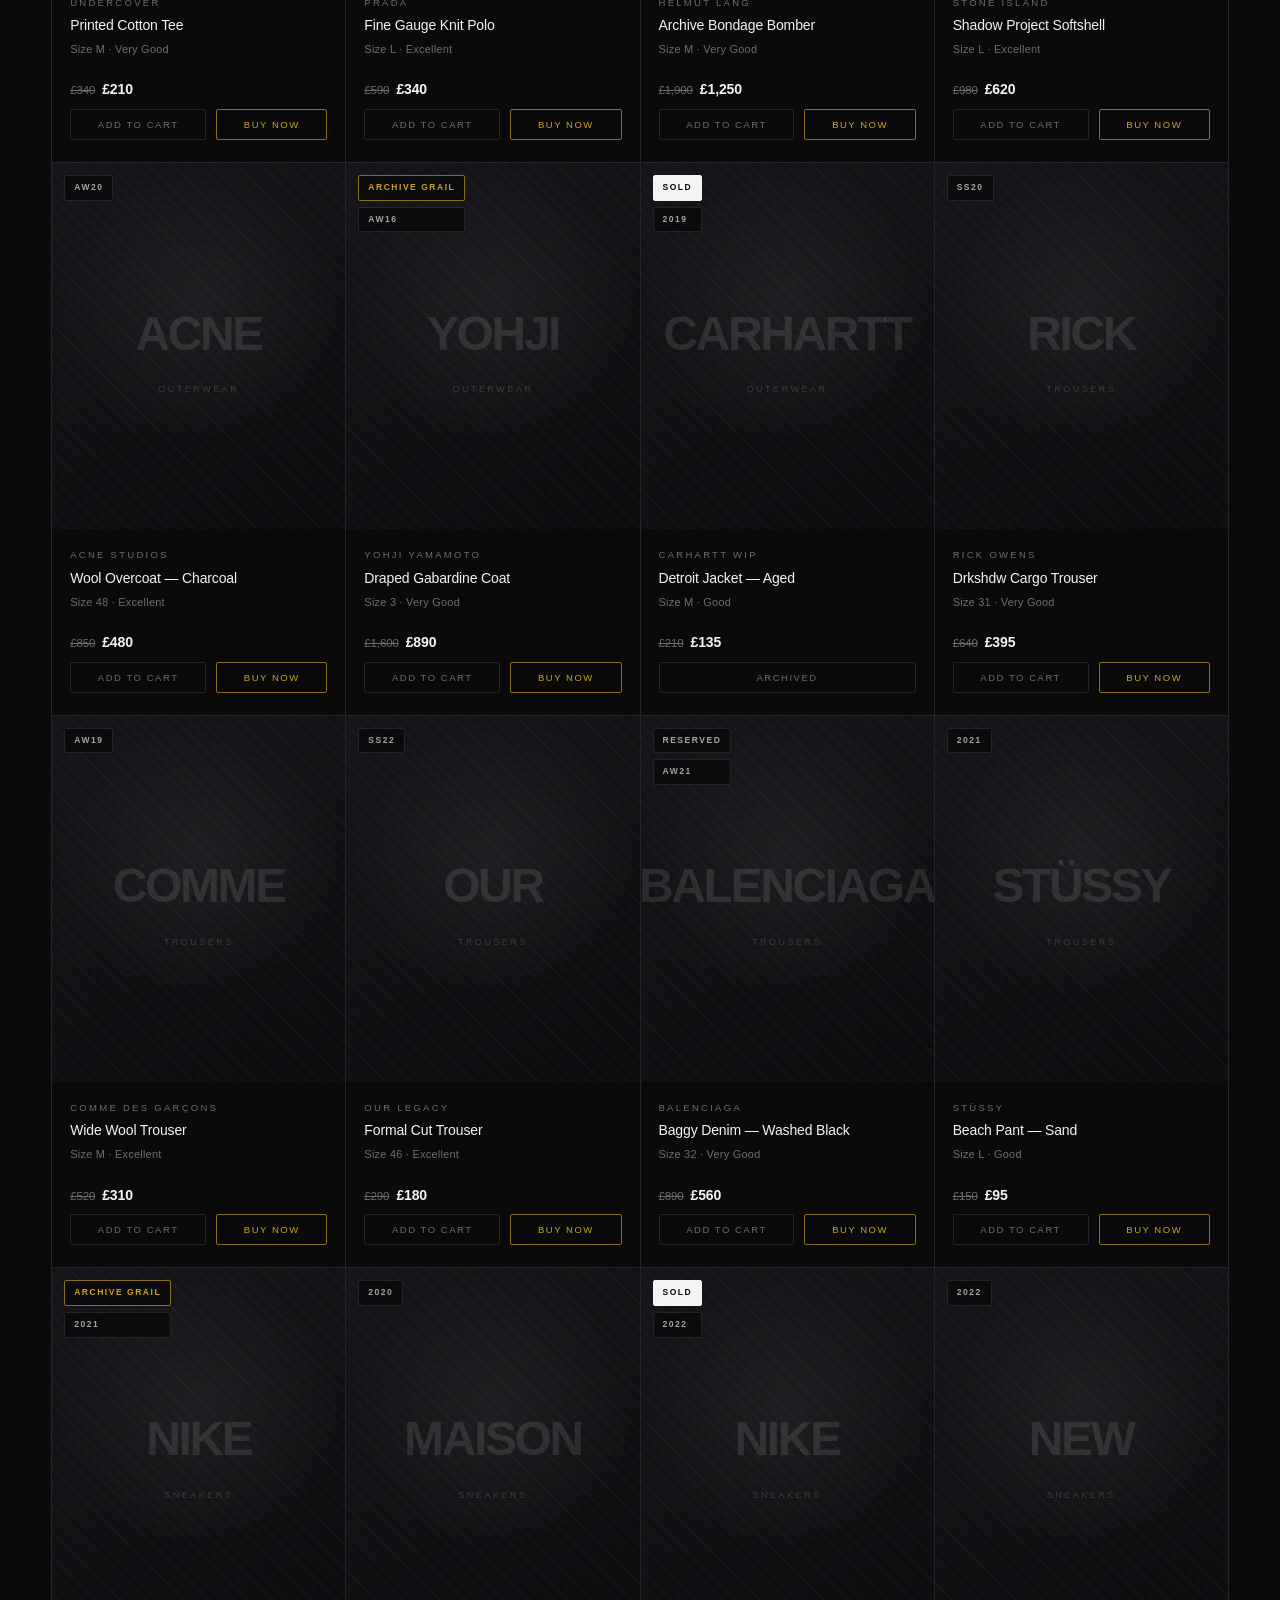
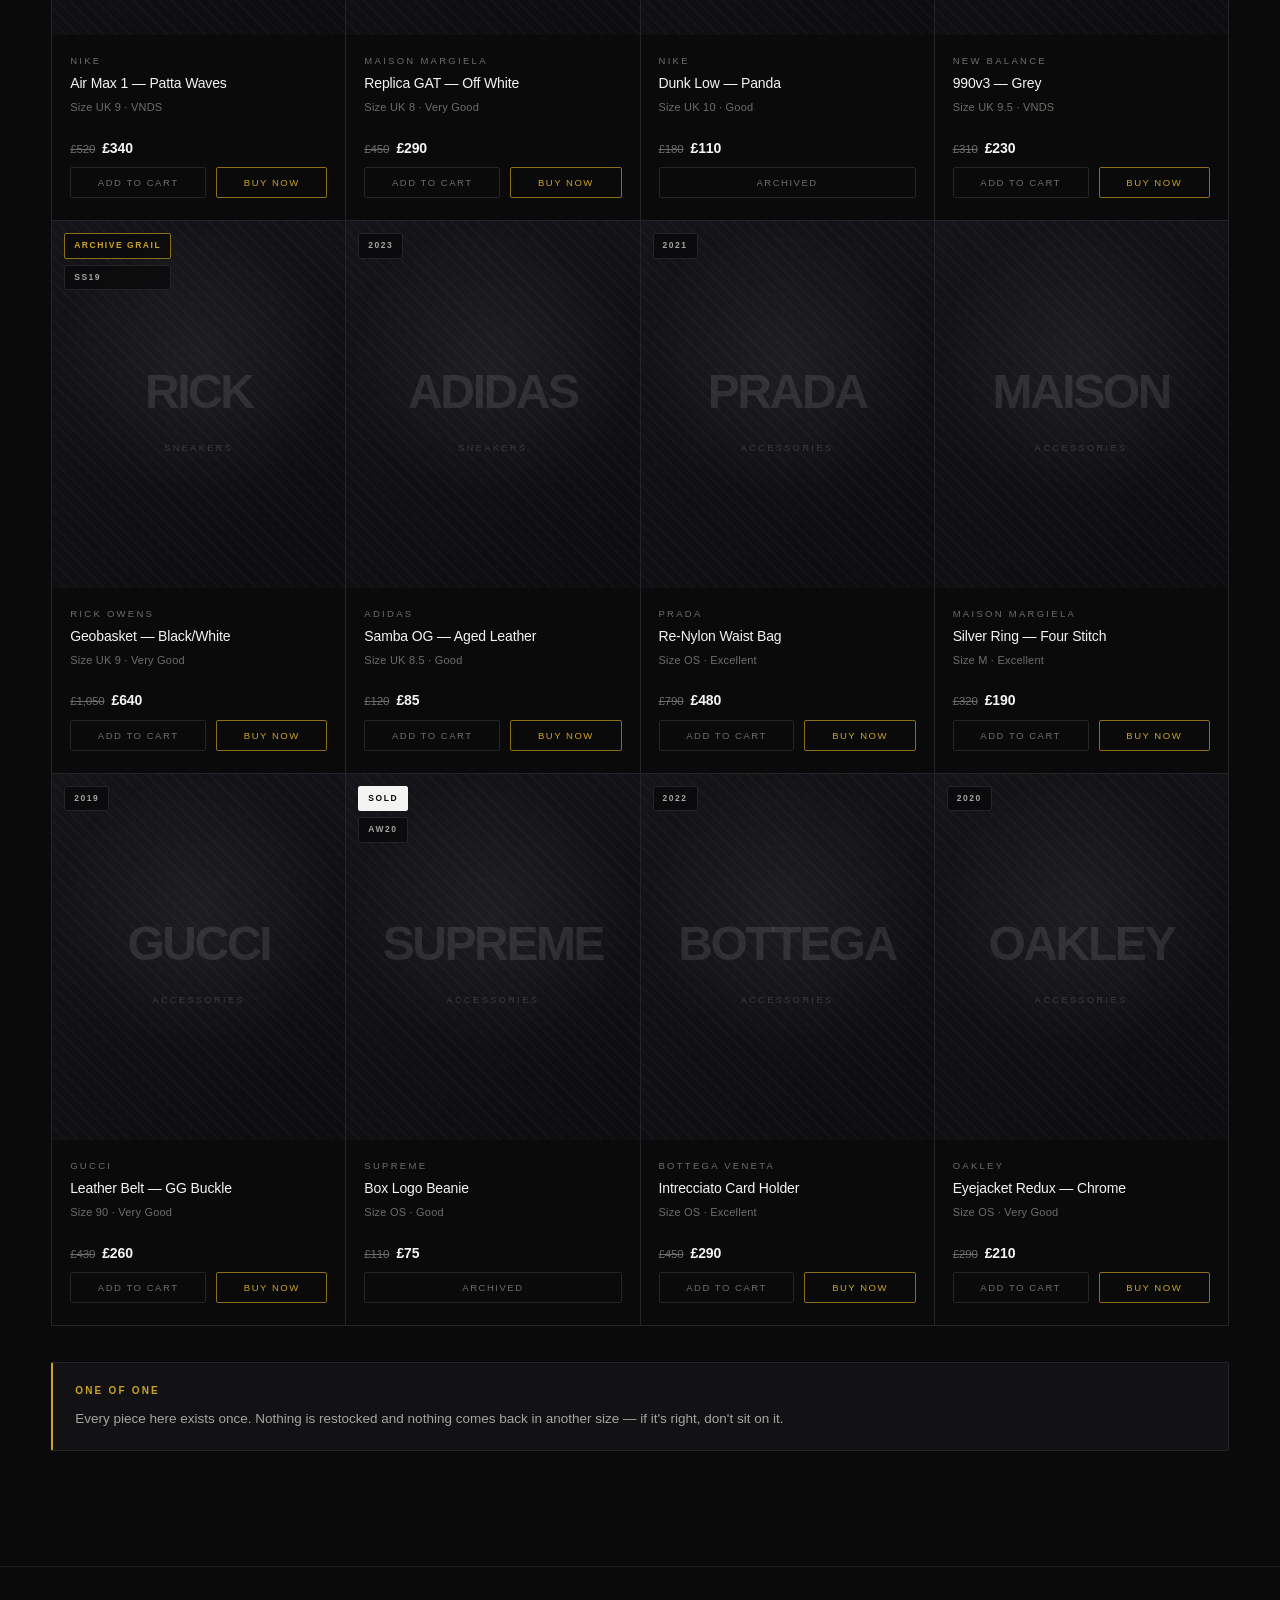
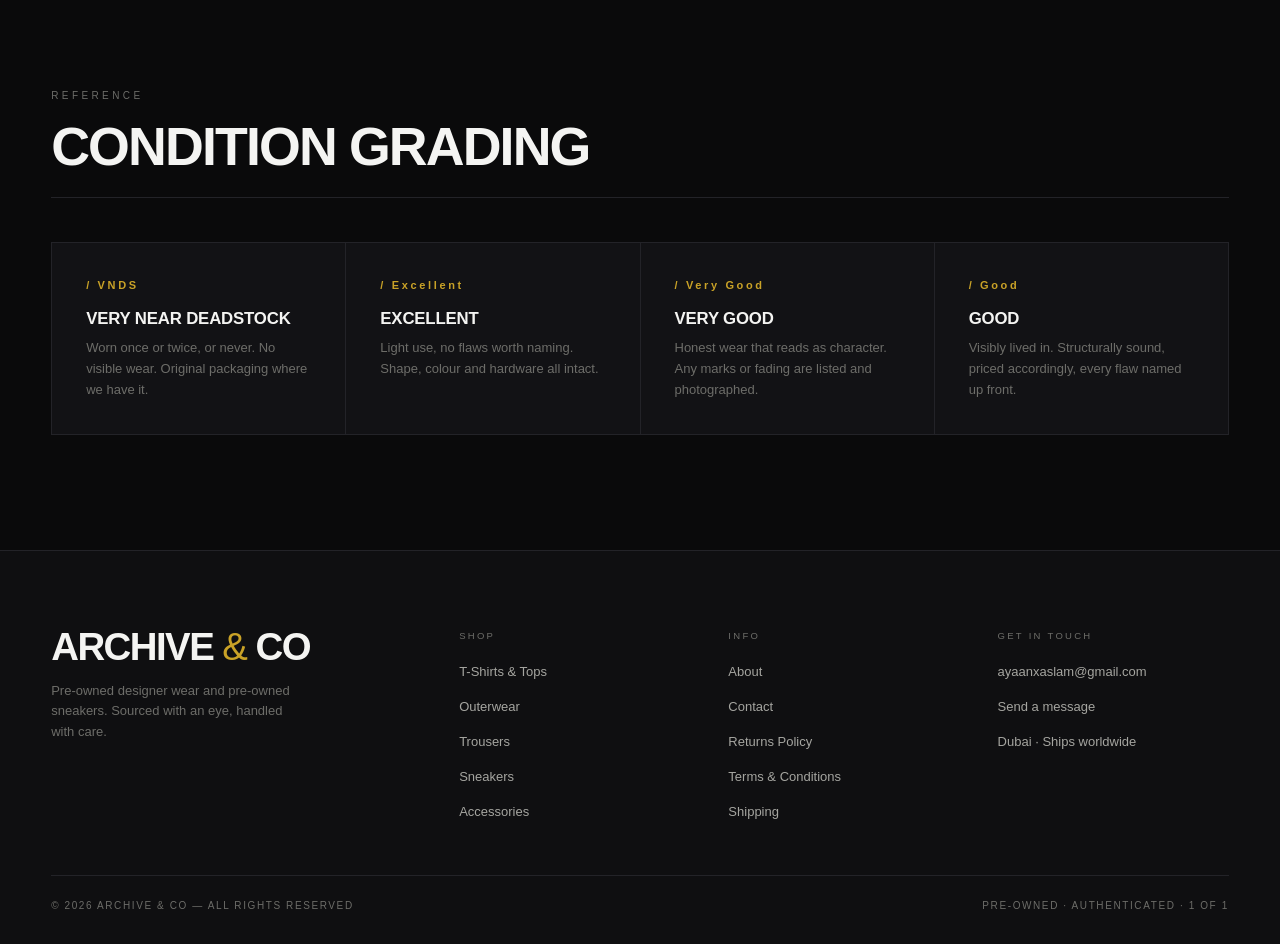
<file: clothing.html>
<!DOCTYPE html>
<html lang="en">
<head>
<meta charset="utf-8">
<meta name="viewport" content="width=device-width, initial-scale=1">
<title>Clothing — ARCHIVE &amp; CO</title>
<meta name="description" content="Browse pre-owned designer t-shirts, outerwear, trousers, sneakers and accessories. Every piece one of one.">
<meta name="theme-color" content="#0a0a0b">
<script>
/* Reveal-on-scroll is opt-in: the .js class below is what lets style.css hide
   content. If main.js never runs — blocked, 404, wrong folder — we take the
   class back off so the page reads in full instead of rendering blank. */
(function () {
  var d = document.documentElement;
  d.classList.add("js");
  function failsafe() { if (!d.dataset.revealReady) d.classList.remove("js"); }
  window.addEventListener("load", failsafe);
  setTimeout(failsafe, 2000);
})();
</script>
<link rel="icon" type="image/svg+xml" href="favicon.svg">
<link rel="stylesheet" href="style.css">
</head>
<body>
<!-- announcement -->
<div class="ticker">
  <div class="ticker-track">
    <span data-when="closed">Ordering is currently closed — the archive stays open to browse</span>
    <span data-when="open" hidden>Ordering is open — every piece is one of one</span>
    <span>Every piece authenticated, cleaned and photographed in-house</span>
    <span>New intake weekly</span>
    <span>One of one — when it's gone, it's gone</span>
    <span data-when="closed">Ordering is currently closed — the archive stays open to browse</span>
    <span data-when="open" hidden>Ordering is open — every piece is one of one</span>
    <span>Every piece authenticated, cleaned and photographed in-house</span>
    <span>New intake weekly</span>
    <span>One of one — when it's gone, it's gone</span>
  </div>
</div>

<!-- nav -->
<nav class="nav">
  <div class="nav-inner">
    <a class="brand" href="index.html">Archive <span class="amp">&amp;</span> Co</a>
    <div class="nav-links">
      <a href="index.html">Home</a>
      <a href="clothing.html">Clothing</a>
      <a href="about.html">About</a>
      <a href="contact.html">Contact</a>
      <a href="returns.html">Returns</a>
    </div>
    <div class="nav-right">
      <span class="nav-status" data-when="closed"><i class="dot"></i> Orders Closed</span>
      <span class="nav-status" data-when="open" hidden><i class="dot is-open"></i> Orders Open</span>
      <button class="burger" aria-label="Menu" aria-expanded="false">
        <span></span><span></span><span></span>
      </button>
    </div>
  </div>
</nav>

<!-- page head -->
<header class="phead">
  <div class="wrap">
    <div class="crumb"><a href="index.html">Home</a> &nbsp;/&nbsp; Clothing</div>
    <h1>The<br>Archive</h1>
    <p class="lede" data-cat-blurb>Everything currently in the archive.</p>
  </div>
</header>

<!-- shop -->
<section class="section" style="padding-top:clamp(24px,3vw,40px)">
  <div class="wrap">

    <div class="filters">
      <button class="chip active" data-filter="all">All</button>
      <button class="chip" data-filter="tops">T-Shirts &amp; Tops</button>
      <button class="chip" data-filter="outerwear">Outerwear</button>
      <button class="chip" data-filter="trousers">Trousers</button>
      <button class="chip" data-filter="sneakers">Sneakers</button>
      <button class="chip" data-filter="accessories">Accessories</button>
      <span class="filter-count"></span>
    </div>

    <div class="grid" data-shop></div>

    <div class="note" style="margin-top:36px" data-when="closed">
      <b>Ordering closed</b>
      <p>Checkout isn't live yet, so every piece is marked <em>orders closed</em> for now.
         The archive is here to browse — if something's calling you, message us and we'll
         hold it back when ordering opens.</p>
    </div>

    <div class="note" style="margin-top:36px" data-when="open" hidden>
      <b>One of one</b>
      <p>Every piece here exists once. Nothing is restocked and nothing comes back in another
         size — if it's right, don't sit on it.</p>
    </div>

  </div>
</section>

<hr class="rule">

<!-- grading -->
<section class="section">
  <div class="wrap">
    <div class="sec-head rv">
      <div>
        <span class="eyebrow">Reference</span>
        <h2 class="h-sec" style="margin-top:12px">Condition grading</h2>
      </div>
    </div>
    <div class="steps">
      <div class="step rv">
        <b>/ VNDS</b>
        <h4>Very Near Deadstock</h4>
        <p>Worn once or twice, or never. No visible wear. Original packaging where we have it.</p>
      </div>
      <div class="step rv">
        <b>/ Excellent</b>
        <h4>Excellent</h4>
        <p>Light use, no flaws worth naming. Shape, colour and hardware all intact.</p>
      </div>
      <div class="step rv">
        <b>/ Very Good</b>
        <h4>Very Good</h4>
        <p>Honest wear that reads as character. Any marks or fading are listed and photographed.</p>
      </div>
      <div class="step rv">
        <b>/ Good</b>
        <h4>Good</h4>
        <p>Visibly lived in. Structurally sound, priced accordingly, every flaw named up front.</p>
      </div>
    </div>
  </div>
</section>
<!-- footer -->
<footer class="foot">
  <div class="wrap">
    <div class="foot-grid">
      <div class="foot-brand">
        <div class="display-sm">Archive <span class="amp">&amp;</span> Co</div>
        <p>Pre-owned designer wear and pre-owned sneakers. Sourced with an eye, handled with care.</p>
      </div>
      <div>
        <h5>Shop</h5>
        <ul>
          <li><a href="clothing.html#tops">T-Shirts &amp; Tops</a></li>
          <li><a href="clothing.html#outerwear">Outerwear</a></li>
          <li><a href="clothing.html#trousers">Trousers</a></li>
          <li><a href="clothing.html#sneakers">Sneakers</a></li>
          <li><a href="clothing.html#accessories">Accessories</a></li>
        </ul>
      </div>
      <div>
        <h5>Info</h5>
        <ul>
          <li><a href="about.html">About</a></li>
          <li><a href="contact.html">Contact</a></li>
          <li><a href="returns.html">Returns Policy</a></li>
          <li><a href="terms.html">Terms &amp; Conditions</a></li>
          <li><a href="returns.html#shipping">Shipping</a></li>
        </ul>
      </div>
      <div>
        <h5>Get in touch</h5>
        <ul>
          <li><a href="mailto:ayaanxaslam@gmail.com">ayaanxaslam@gmail.com</a></li>
          <li><a href="contact.html">Send a message</a></li>
          <li><a href="contact.html">Dubai · Ships worldwide</a></li>
        </ul>
      </div>
    </div>
    <div class="foot-base">
      <span>© <span data-year></span> Archive &amp; Co — All rights reserved</span>
      <span>Pre-owned · Authenticated · 1 of 1</span>
    </div>
  </div>
</footer>

<script src="products.js"></script>
<script src="store.js"></script>
<script src="main.js"></script>
<script src="account.js"></script>
</body>
</html>
</file>
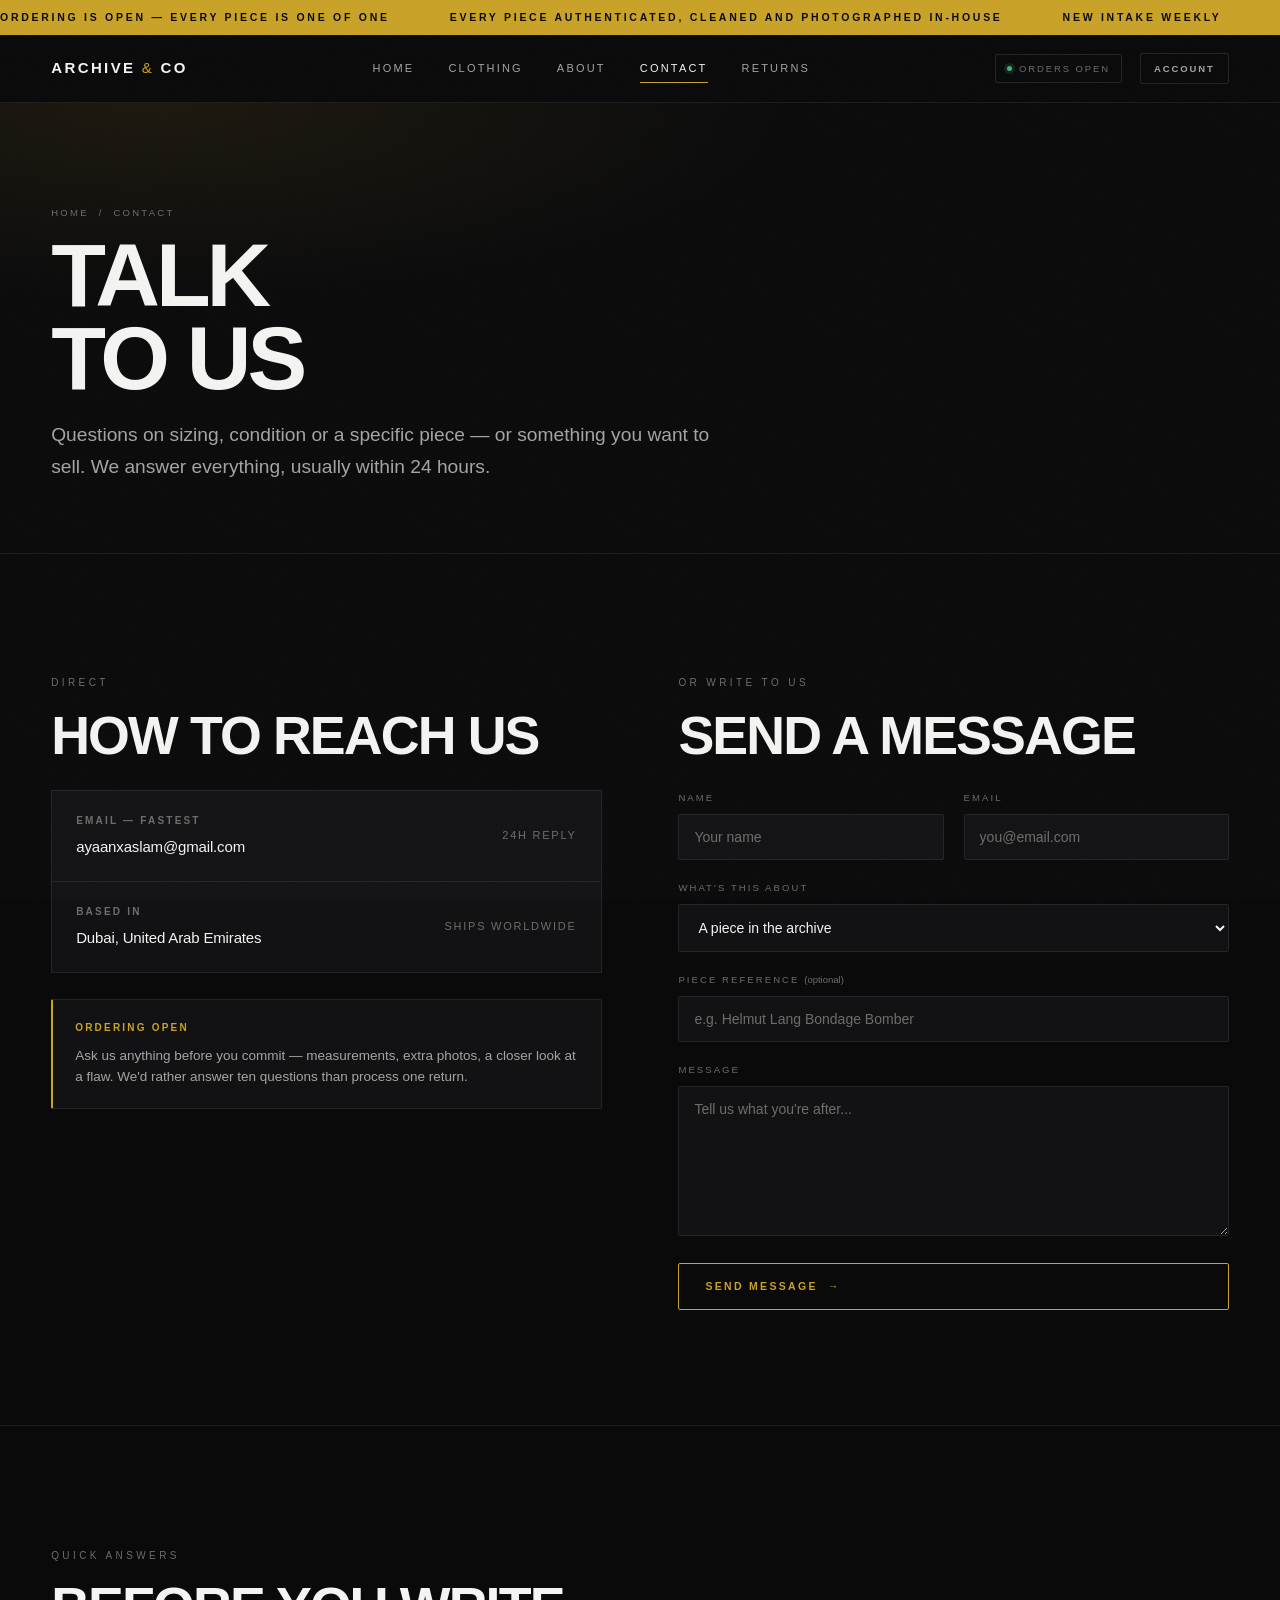
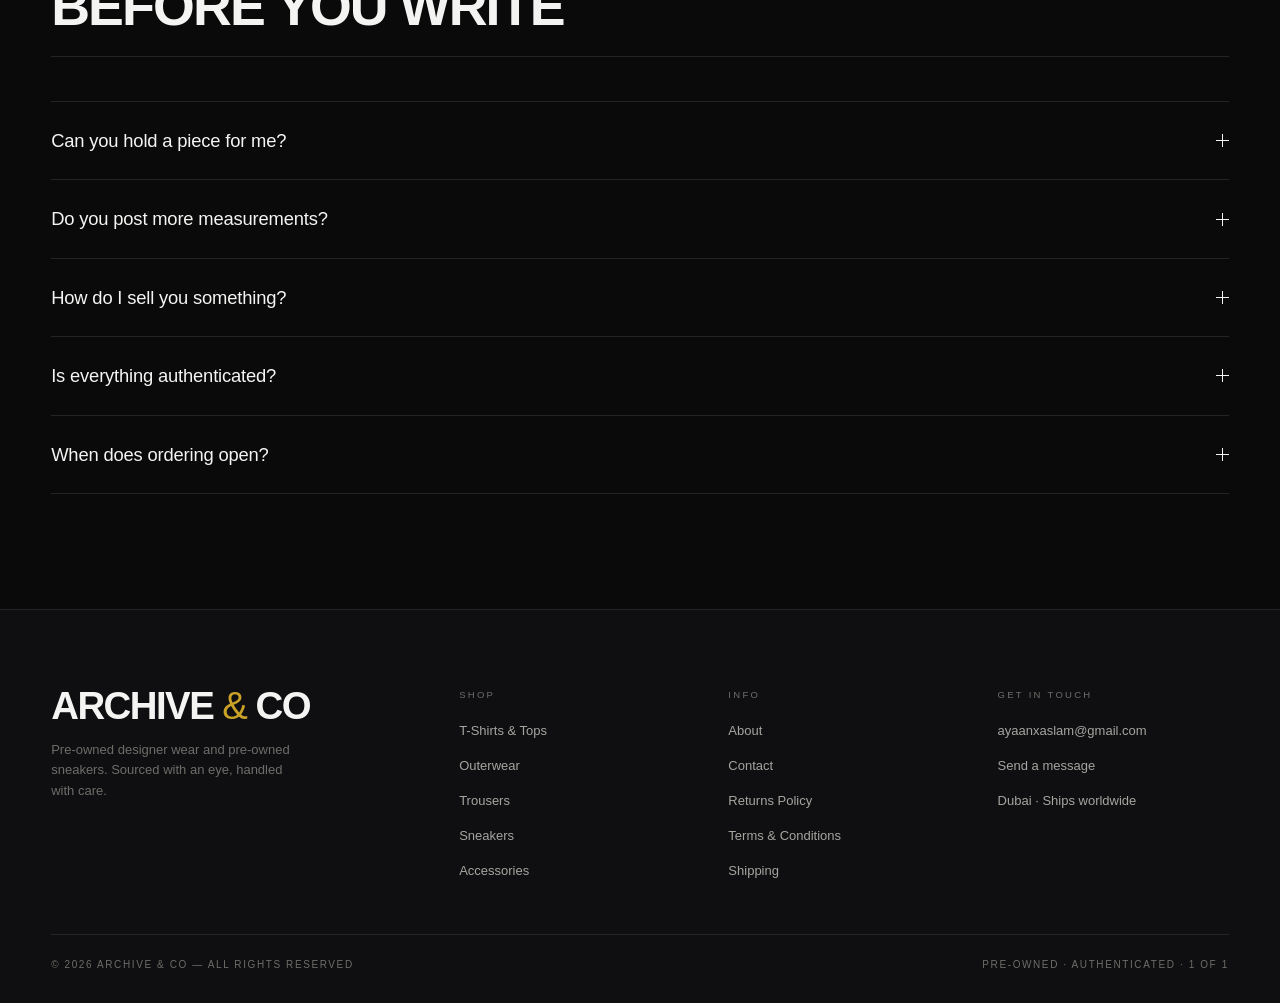
<file: contact.html>
<!DOCTYPE html>
<html lang="en">
<head>
<meta charset="utf-8">
<meta name="viewport" content="width=device-width, initial-scale=1">
<title>Contact — ARCHIVE &amp; CO</title>
<meta name="description" content="Get in touch with Archive &amp; Co about a piece, a consignment, or an order.">
<meta name="theme-color" content="#0a0a0b">
<script>
/* Reveal-on-scroll is opt-in: the .js class below is what lets style.css hide
   content. If main.js never runs — blocked, 404, wrong folder — we take the
   class back off so the page reads in full instead of rendering blank. */
(function () {
  var d = document.documentElement;
  d.classList.add("js");
  function failsafe() { if (!d.dataset.revealReady) d.classList.remove("js"); }
  window.addEventListener("load", failsafe);
  setTimeout(failsafe, 2000);
})();
</script>
<link rel="icon" type="image/svg+xml" href="favicon.svg">
<link rel="stylesheet" href="style.css">
</head>
<body>
<!-- announcement -->
<div class="ticker">
  <div class="ticker-track">
    <span data-when="closed">Ordering is currently closed — the archive stays open to browse</span>
    <span data-when="open" hidden>Ordering is open — every piece is one of one</span>
    <span>Every piece authenticated, cleaned and photographed in-house</span>
    <span>New intake weekly</span>
    <span>One of one — when it's gone, it's gone</span>
    <span data-when="closed">Ordering is currently closed — the archive stays open to browse</span>
    <span data-when="open" hidden>Ordering is open — every piece is one of one</span>
    <span>Every piece authenticated, cleaned and photographed in-house</span>
    <span>New intake weekly</span>
    <span>One of one — when it's gone, it's gone</span>
  </div>
</div>

<!-- nav -->
<nav class="nav">
  <div class="nav-inner">
    <a class="brand" href="index.html">Archive <span class="amp">&amp;</span> Co</a>
    <div class="nav-links">
      <a href="index.html">Home</a>
      <a href="clothing.html">Clothing</a>
      <a href="about.html">About</a>
      <a href="contact.html">Contact</a>
      <a href="returns.html">Returns</a>
    </div>
    <div class="nav-right">
      <span class="nav-status" data-when="closed"><i class="dot"></i> Orders Closed</span>
      <span class="nav-status" data-when="open" hidden><i class="dot is-open"></i> Orders Open</span>
      <button class="burger" aria-label="Menu" aria-expanded="false">
        <span></span><span></span><span></span>
      </button>
    </div>
  </div>
</nav>

<header class="phead">
  <div class="wrap">
    <div class="crumb"><a href="index.html">Home</a> &nbsp;/&nbsp; Contact</div>
    <h1>Talk<br>to us</h1>
    <p class="lede">Questions on sizing, condition or a specific piece — or something you want to
      sell. We answer everything, usually within 24 hours.</p>
  </div>
</header>

<hr class="rule">

<section class="section">
  <div class="wrap split" style="align-items:start">

    <div class="rv">
      <span class="eyebrow">Direct</span>
      <h2 class="h-sec" style="margin:14px 0 26px">How to reach us</h2>

      <div class="channels">
        <a class="channel" href="mailto:ayaanxaslam@gmail.com">
          <div><b>Email — fastest</b><span>ayaanxaslam@gmail.com</span></div>
          <span class="dim" style="font-size:11px;letter-spacing:.16em;text-transform:uppercase">24h reply</span>
        </a>
        <div class="channel">
          <div><b>Based in</b><span>Dubai, United Arab Emirates</span></div>
          <span class="dim" style="font-size:11px;letter-spacing:.16em;text-transform:uppercase">Ships worldwide</span>
        </div>
      </div>

      <div class="note" style="margin-top:26px" data-when="closed">
        <b>Ordering closed</b>
        <p>We're not processing orders yet. You can still ask about any piece — we'll note your
          interest and come back to you the moment checkout opens.</p>
      </div>

      <div class="note" style="margin-top:26px" data-when="open" hidden>
        <b>Ordering open</b>
        <p>Ask us anything before you commit — measurements, extra photos, a closer look at a
          flaw. We'd rather answer ten questions than process one return.</p>
      </div>
    </div>

    <div class="rv">
      <span class="eyebrow">Or write to us</span>
      <h2 class="h-sec" style="margin:14px 0 26px">Send a message</h2>

      <form class="form" data-form novalidate>
        <div class="row2">
          <div class="field">
            <label for="name">Name</label>
            <input id="name" name="name" type="text" placeholder="Your name" required>
          </div>
          <div class="field">
            <label for="email">Email</label>
            <input id="email" name="email" type="email" placeholder="you@email.com" required>
          </div>
        </div>

        <div class="field">
          <label for="topic">What's this about</label>
          <select id="topic" name="topic">
            <option>A piece in the archive</option>
            <option>Sizing or condition question</option>
            <option>Selling / consignment</option>
            <option>Shipping or returns</option>
            <option>Something else</option>
          </select>
        </div>

        <div class="field">
          <label for="piece">Piece reference <span style="text-transform:none;letter-spacing:0">(optional)</span></label>
          <input id="piece" name="piece" type="text" placeholder="e.g. Helmut Lang Bondage Bomber">
        </div>

        <div class="field">
          <label for="msg">Message</label>
          <textarea id="msg" name="msg" placeholder="Tell us what you're after..." required></textarea>
        </div>

        <button class="btn btn-accent" type="submit">Send message <span class="arrow">→</span></button>

        <div class="note" data-form-msg hidden></div>
      </form>
    </div>

  </div>
</section>

<hr class="rule">

<section class="section">
  <div class="wrap">
    <div class="sec-head rv">
      <div>
        <span class="eyebrow">Quick answers</span>
        <h2 class="h-sec" style="margin-top:12px">Before you write</h2>
      </div>
    </div>

    <div class="acc rv">
      <div class="acc-item">
        <button class="acc-q" aria-expanded="false">Can you hold a piece for me?<span class="acc-ico"></span></button>
        <div class="acc-a"><div>Yes. Message us and we'll mark it reserved for 48 hours. Since ordering
          is closed right now, we're keeping a short waiting list per piece — first to ask is first
          in line when checkout opens.</div></div>
      </div>
      <div class="acc-item">
        <button class="acc-q" aria-expanded="false">Do you post more measurements?<span class="acc-ico"></span></button>
        <div class="acc-a"><div>Always. Ask for pit-to-pit, length, shoulder, waist, inseam or anything
          else and we'll measure it flat and send photos the same day. Vintage sizing is unreliable —
          measurements are the only thing worth trusting.</div></div>
      </div>
      <div class="acc-item">
        <button class="acc-q" aria-expanded="false">How do I sell you something?<span class="acc-ico"></span></button>
        <div class="acc-a"><div>Email <strong>ayaanxaslam@gmail.com</strong> with clear photos — front,
          back, labels, and any flaws — plus the size and roughly how much it's been worn. We'll come
          back with an honest outright offer or a consignment split.</div></div>
      </div>
      <div class="acc-item">
        <button class="acc-q" aria-expanded="false">Is everything authenticated?<span class="acc-ico"></span></button>
        <div class="acc-a"><div>Every piece is checked before listing — construction, stitching,
          hardware, labelling and provenance where we have it. If we can't verify something with
          confidence, we don't sell it.</div></div>
      </div>
      <div class="acc-item">
        <button class="acc-q" aria-expanded="false">When does ordering open?<span class="acc-ico"></span></button>
        <div class="acc-a"><div>Soon. The archive is live so you can see what's coming. Message us to be
          told first — no newsletter spam, just one note when the doors open.</div></div>
      </div>
    </div>
  </div>
</section>
<!-- footer -->
<footer class="foot">
  <div class="wrap">
    <div class="foot-grid">
      <div class="foot-brand">
        <div class="display-sm">Archive <span class="amp">&amp;</span> Co</div>
        <p>Pre-owned designer wear and pre-owned sneakers. Sourced with an eye, handled with care.</p>
      </div>
      <div>
        <h5>Shop</h5>
        <ul>
          <li><a href="clothing.html#tops">T-Shirts &amp; Tops</a></li>
          <li><a href="clothing.html#outerwear">Outerwear</a></li>
          <li><a href="clothing.html#trousers">Trousers</a></li>
          <li><a href="clothing.html#sneakers">Sneakers</a></li>
          <li><a href="clothing.html#accessories">Accessories</a></li>
        </ul>
      </div>
      <div>
        <h5>Info</h5>
        <ul>
          <li><a href="about.html">About</a></li>
          <li><a href="contact.html">Contact</a></li>
          <li><a href="returns.html">Returns Policy</a></li>
          <li><a href="terms.html">Terms &amp; Conditions</a></li>
          <li><a href="returns.html#shipping">Shipping</a></li>
        </ul>
      </div>
      <div>
        <h5>Get in touch</h5>
        <ul>
          <li><a href="mailto:ayaanxaslam@gmail.com">ayaanxaslam@gmail.com</a></li>
          <li><a href="contact.html">Send a message</a></li>
          <li><a href="contact.html">Dubai · Ships worldwide</a></li>
        </ul>
      </div>
    </div>
    <div class="foot-base">
      <span>© <span data-year></span> Archive &amp; Co — All rights reserved</span>
      <span>Pre-owned · Authenticated · 1 of 1</span>
    </div>
  </div>
</footer>

<script src="products.js"></script>
<script src="store.js"></script>
<script src="main.js"></script>
<script src="account.js"></script>
</body>
</html>
</file>
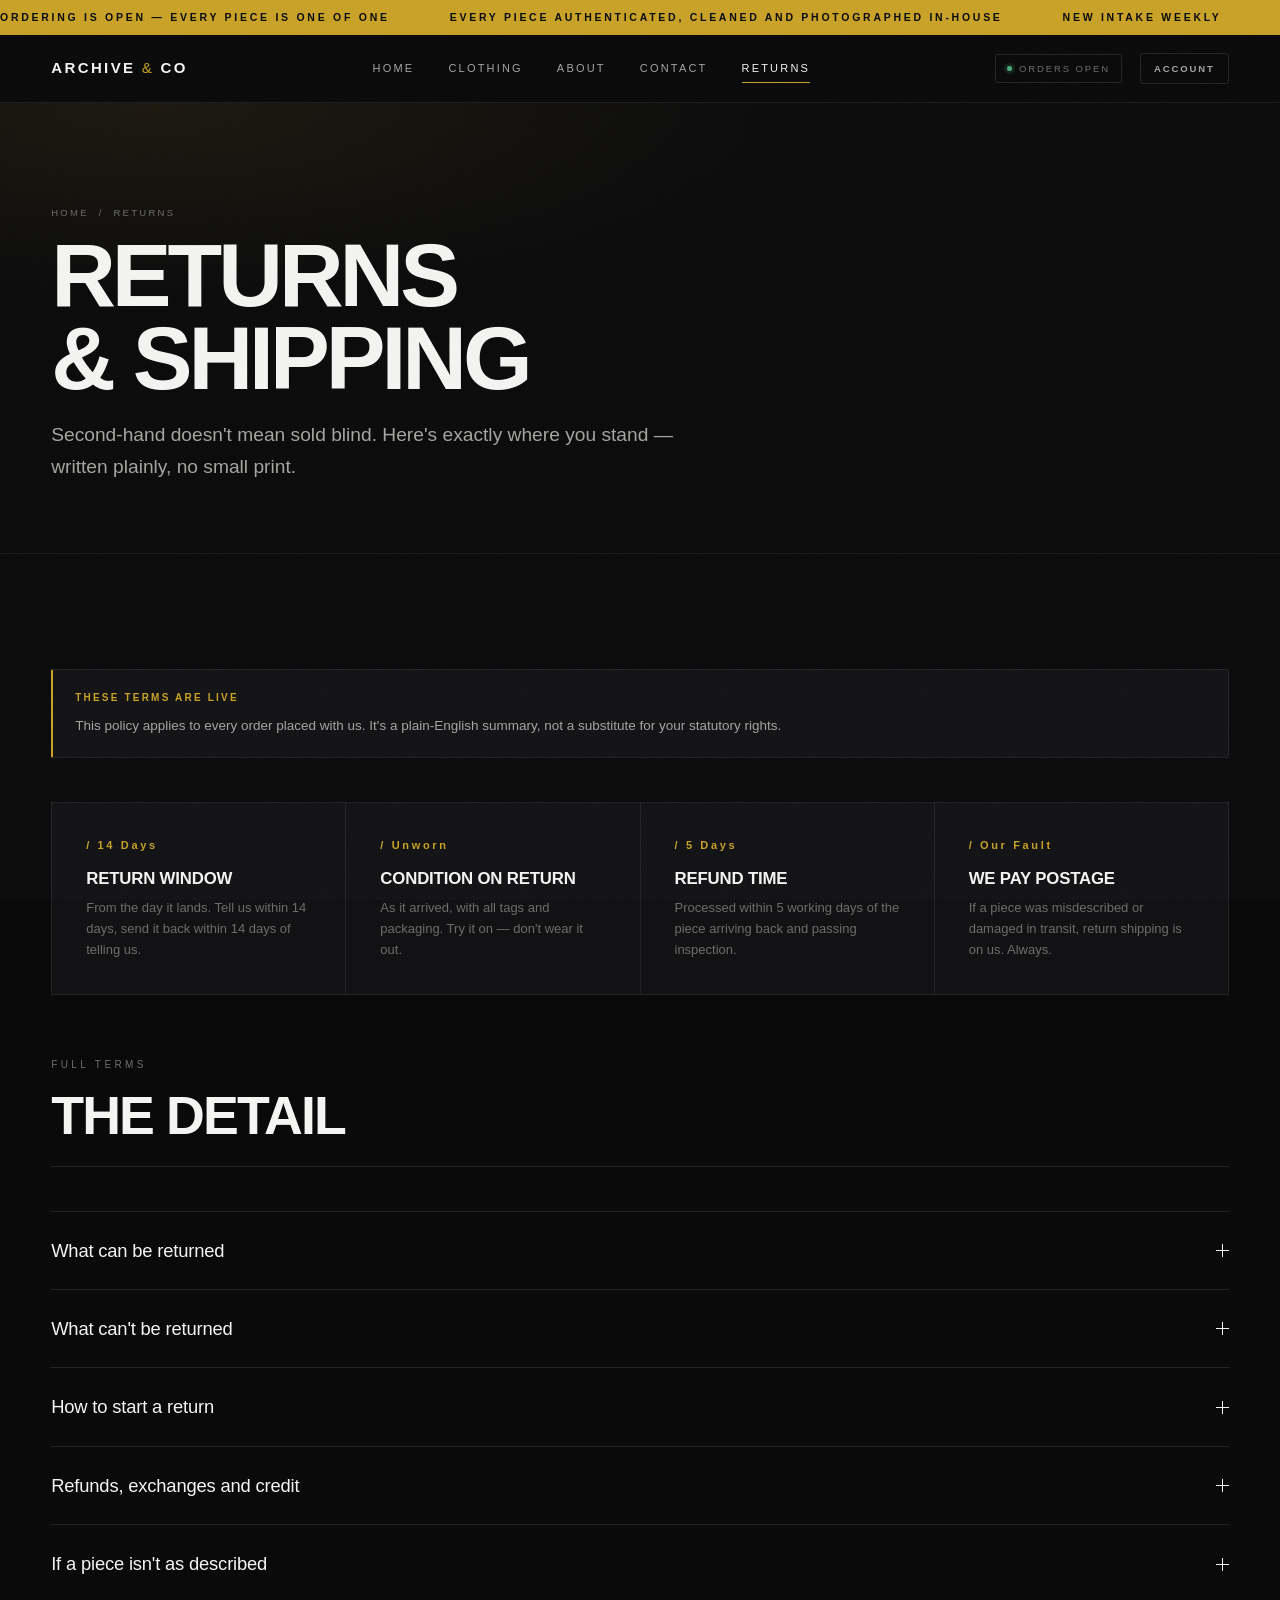
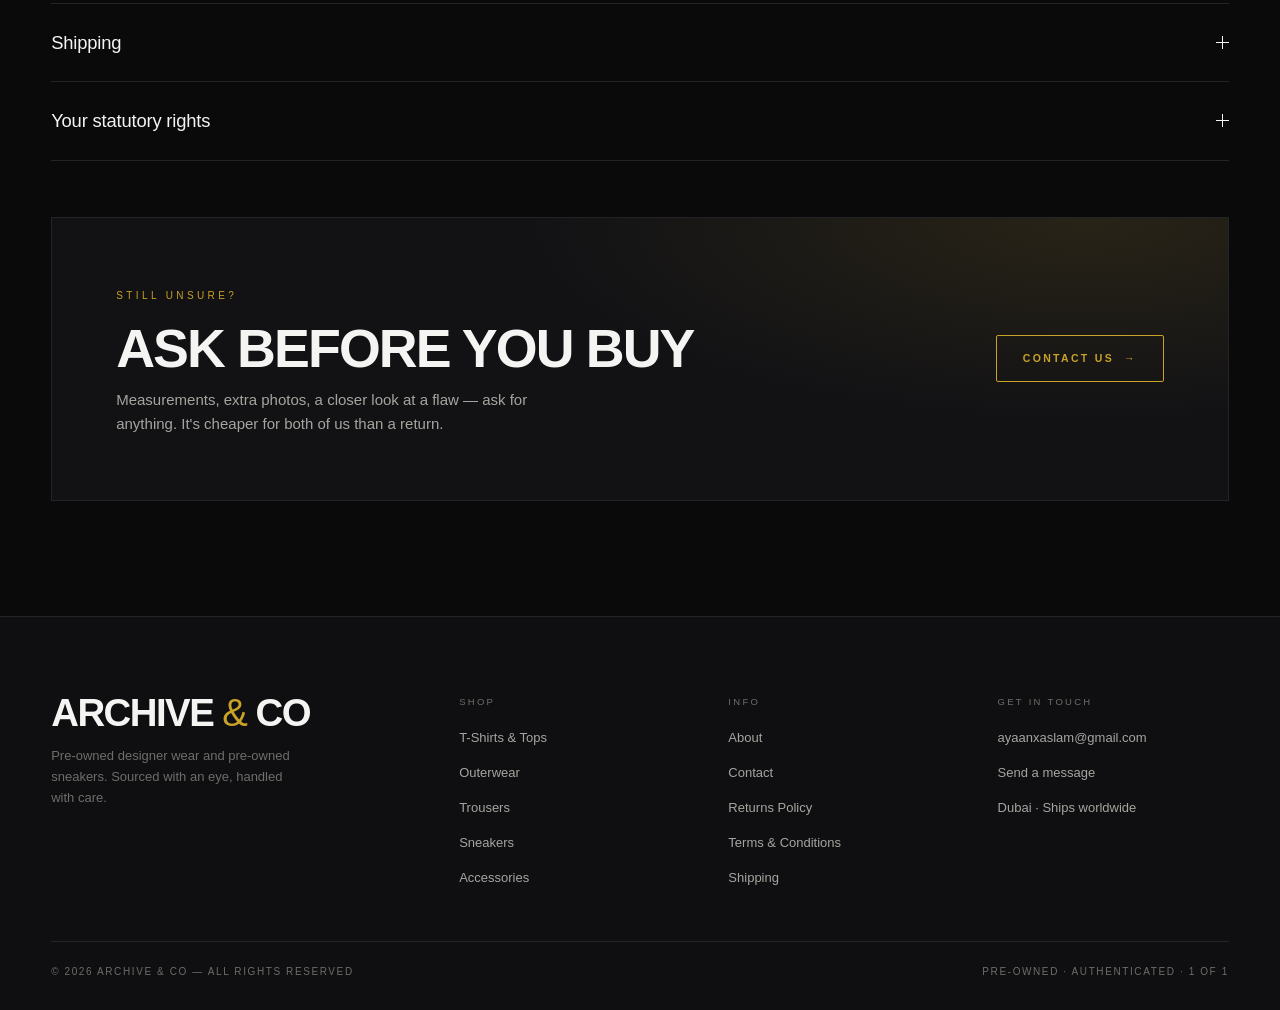
<file: returns.html>
<!DOCTYPE html>
<html lang="en">
<head>
<meta charset="utf-8">
<meta name="viewport" content="width=device-width, initial-scale=1">
<title>Returns Policy — ARCHIVE &amp; CO</title>
<meta name="description" content="Returns, shipping and condition policy for Archive &amp; Co pre-owned designer wear and sneakers.">
<meta name="theme-color" content="#0a0a0b">
<script>
/* Reveal-on-scroll is opt-in: the .js class below is what lets style.css hide
   content. If main.js never runs — blocked, 404, wrong folder — we take the
   class back off so the page reads in full instead of rendering blank. */
(function () {
  var d = document.documentElement;
  d.classList.add("js");
  function failsafe() { if (!d.dataset.revealReady) d.classList.remove("js"); }
  window.addEventListener("load", failsafe);
  setTimeout(failsafe, 2000);
})();
</script>
<link rel="icon" type="image/svg+xml" href="favicon.svg">
<link rel="stylesheet" href="style.css">
</head>
<body>
<!-- announcement -->
<div class="ticker">
  <div class="ticker-track">
    <span data-when="closed">Ordering is currently closed — the archive stays open to browse</span>
    <span data-when="open" hidden>Ordering is open — every piece is one of one</span>
    <span>Every piece authenticated, cleaned and photographed in-house</span>
    <span>New intake weekly</span>
    <span>One of one — when it's gone, it's gone</span>
    <span data-when="closed">Ordering is currently closed — the archive stays open to browse</span>
    <span data-when="open" hidden>Ordering is open — every piece is one of one</span>
    <span>Every piece authenticated, cleaned and photographed in-house</span>
    <span>New intake weekly</span>
    <span>One of one — when it's gone, it's gone</span>
  </div>
</div>

<!-- nav -->
<nav class="nav">
  <div class="nav-inner">
    <a class="brand" href="index.html">Archive <span class="amp">&amp;</span> Co</a>
    <div class="nav-links">
      <a href="index.html">Home</a>
      <a href="clothing.html">Clothing</a>
      <a href="about.html">About</a>
      <a href="contact.html">Contact</a>
      <a href="returns.html">Returns</a>
    </div>
    <div class="nav-right">
      <span class="nav-status" data-when="closed"><i class="dot"></i> Orders Closed</span>
      <span class="nav-status" data-when="open" hidden><i class="dot is-open"></i> Orders Open</span>
      <button class="burger" aria-label="Menu" aria-expanded="false">
        <span></span><span></span><span></span>
      </button>
    </div>
  </div>
</nav>

<header class="phead">
  <div class="wrap">
    <div class="crumb"><a href="index.html">Home</a> &nbsp;/&nbsp; Returns</div>
    <h1>Returns<br>&amp; Shipping</h1>
    <p class="lede">Second-hand doesn't mean sold blind. Here's exactly where you stand — written
      plainly, no small print.</p>
  </div>
</header>

<hr class="rule">

<section class="section">
  <div class="wrap">
    <div class="note rv" style="margin-bottom:44px" data-when="closed">
      <b>Ordering closed — policy shown for reference</b>
      <p>We aren't taking orders yet, so nothing below is live. It's published now so you know the
        terms before checkout opens. This page is a plain-English summary, not a substitute for
        your statutory rights.</p>
    </div>

    <div class="note rv" style="margin-bottom:44px" data-when="open" hidden>
      <b>These terms are live</b>
      <p>This policy applies to every order placed with us. It's a plain-English summary, not a
        substitute for your statutory rights.</p>
    </div>

    <div class="steps" style="margin-bottom:56px">
      <div class="step rv">
        <b>/ 14 Days</b>
        <h4>Return window</h4>
        <p>From the day it lands. Tell us within 14 days, send it back within 14 days of telling us.</p>
      </div>
      <div class="step rv">
        <b>/ Unworn</b>
        <h4>Condition on return</h4>
        <p>As it arrived, with all tags and packaging. Try it on — don't wear it out.</p>
      </div>
      <div class="step rv">
        <b>/ 5 Days</b>
        <h4>Refund time</h4>
        <p>Processed within 5 working days of the piece arriving back and passing inspection.</p>
      </div>
      <div class="step rv">
        <b>/ Our Fault</b>
        <h4>We pay postage</h4>
        <p>If a piece was misdescribed or damaged in transit, return shipping is on us. Always.</p>
      </div>
    </div>

    <div class="sec-head rv">
      <div>
        <span class="eyebrow">Full terms</span>
        <h2 class="h-sec" style="margin-top:12px">The detail</h2>
      </div>
    </div>

    <div class="acc rv" id="returns">
      <div class="acc-item">
        <button class="acc-q" aria-expanded="false">What can be returned<span class="acc-ico"></span></button>
        <div class="acc-a"><div>
          Almost everything. Tell us within <strong>14 days</strong> of delivery that you want to
          return a piece, then post it back within <strong>14 days</strong> of that message.
          <ul>
            <li>It must come back unworn, unwashed and unaltered.</li>
            <li>All tags, dust bags, boxes and extras included.</li>
            <li>Sneakers must be tried on indoors only — soles clean, no outdoor wear.</li>
            <li>Original packaging kept intact where practical.</li>
          </ul>
        </div></div>
      </div>

      <div class="acc-item">
        <button class="acc-q" aria-expanded="false">What can't be returned<span class="acc-ico"></span></button>
        <div class="acc-a"><div>
          <ul>
            <li><strong>Pierced jewellery and earrings</strong> — hygiene.</li>
            <li><strong>Pieces altered or tailored after delivery</strong>, including resizing.</li>
            <li><strong>Items returned worn</strong>, scented, marked or with sole wear.</li>
            <li><strong>Documented flaws.</strong> Every flaw is photographed and written into the
              listing before you buy. A return can't be raised for wear that was disclosed —
              that's what pre-owned means, and it's priced in.</li>
            <li><strong>Anything sold as final sale</strong>, which is labelled clearly on the listing.</li>
          </ul>
        </div></div>
      </div>

      <div class="acc-item">
        <button class="acc-q" aria-expanded="false">How to start a return<span class="acc-ico"></span></button>
        <div class="acc-a"><div>
          <ul>
            <li>Email <strong>ayaanxaslam@gmail.com</strong> with your order number and the reason.</li>
            <li>We reply within 24 hours with a return reference and the address.</li>
            <li>Pack it as it arrived — protected, boxed, not crushed into a bag.</li>
            <li>Send it tracked. Until it reaches us, it's your responsibility, so keep the receipt.</li>
          </ul>
          Returns sent without a reference can't be matched to an order and may be sent back to you.
        </div></div>
      </div>

      <div class="acc-item">
        <button class="acc-q" aria-expanded="false">Refunds, exchanges and credit<span class="acc-ico"></span></button>
        <div class="acc-a"><div>
          Refunds go back to the original payment method within <strong>5 working days</strong> of
          the piece arriving and passing inspection. Your bank may take a few more days to show it.
          <ul>
            <li>Original shipping is refunded only if the piece was misdescribed or faulty.</li>
            <li>Return postage is yours unless the fault was ours.</li>
            <li><strong>Exchanges aren't possible</strong> — every piece is one of one. Return it and
              buy the other piece separately.</li>
            <li>Store credit is available instead of a refund and never expires.</li>
          </ul>
        </div></div>
      </div>

      <div class="acc-item">
        <button class="acc-q" aria-expanded="false">If a piece isn't as described<span class="acc-ico"></span></button>
        <div class="acc-a"><div>
          This shouldn't happen — but if it does, it's on us. Send photos within 48 hours of delivery
          and we'll cover return postage and refund you in full, including original shipping. Same
          applies to anything damaged in transit or, in the extremely unlikely event, failing
          authentication elsewhere.
        </div></div>
      </div>

      <div class="acc-item" id="shipping">
        <button class="acc-q" aria-expanded="false">Shipping<span class="acc-ico"></span></button>
        <div class="acc-a"><div>
          Everything ships tracked and insured, wrapped and boxed properly.
          <ul>
            <li><strong>Dubai &amp; UAE</strong> — 1–2 working days, tracked. Free over £150.</li>
            <li><strong>GCC</strong> — 2–4 working days, tracked and signed.</li>
            <li><strong>Rest of world</strong> — 5–10 working days, tracked and signed.</li>
            <li>Orders are dispatched within 48 hours of clearing, Sunday to Thursday.</li>
            <li>Import duties and taxes outside the UAE are the buyer's responsibility.</li>
          </ul>
        </div></div>
      </div>

      <div class="acc-item">
        <button class="acc-q" aria-expanded="false">Your statutory rights<span class="acc-ico"></span></button>
        <div class="acc-a"><div>
          Nothing on this page reduces the rights you have as a consumer under the law that
          applies to you. Archive &amp; Co trades from Dubai, United Arab Emirates. Where your local
          consumer law gives you more than this policy does, your local law wins; where our policy is
          the more generous of the two, our policy applies.
        </div></div>
      </div>
    </div>

    <div class="banner rv" style="margin-top:56px">
      <div>
        <span class="eyebrow" style="color:var(--accent)">Still unsure?</span>
        <h2 class="h-sec" style="margin:14px 0 12px">Ask before you buy</h2>
        <p class="muted" style="max-width:52ch;margin:0">Measurements, extra photos, a closer look at
          a flaw — ask for anything. It's cheaper for both of us than a return.</p>
      </div>
      <a class="btn btn-accent" href="contact.html">Contact us <span class="arrow">→</span></a>
    </div>

  </div>
</section>
<!-- footer -->
<footer class="foot">
  <div class="wrap">
    <div class="foot-grid">
      <div class="foot-brand">
        <div class="display-sm">Archive <span class="amp">&amp;</span> Co</div>
        <p>Pre-owned designer wear and pre-owned sneakers. Sourced with an eye, handled with care.</p>
      </div>
      <div>
        <h5>Shop</h5>
        <ul>
          <li><a href="clothing.html#tops">T-Shirts &amp; Tops</a></li>
          <li><a href="clothing.html#outerwear">Outerwear</a></li>
          <li><a href="clothing.html#trousers">Trousers</a></li>
          <li><a href="clothing.html#sneakers">Sneakers</a></li>
          <li><a href="clothing.html#accessories">Accessories</a></li>
        </ul>
      </div>
      <div>
        <h5>Info</h5>
        <ul>
          <li><a href="about.html">About</a></li>
          <li><a href="contact.html">Contact</a></li>
          <li><a href="returns.html">Returns Policy</a></li>
          <li><a href="terms.html">Terms &amp; Conditions</a></li>
          <li><a href="returns.html#shipping">Shipping</a></li>
        </ul>
      </div>
      <div>
        <h5>Get in touch</h5>
        <ul>
          <li><a href="mailto:ayaanxaslam@gmail.com">ayaanxaslam@gmail.com</a></li>
          <li><a href="contact.html">Send a message</a></li>
          <li><a href="contact.html">Dubai · Ships worldwide</a></li>
        </ul>
      </div>
    </div>
    <div class="foot-base">
      <span>© <span data-year></span> Archive &amp; Co — All rights reserved</span>
      <span>Pre-owned · Authenticated · 1 of 1</span>
    </div>
  </div>
</footer>

<script src="products.js"></script>
<script src="store.js"></script>
<script src="main.js"></script>
<script src="account.js"></script>
</body>
</html>
</file>
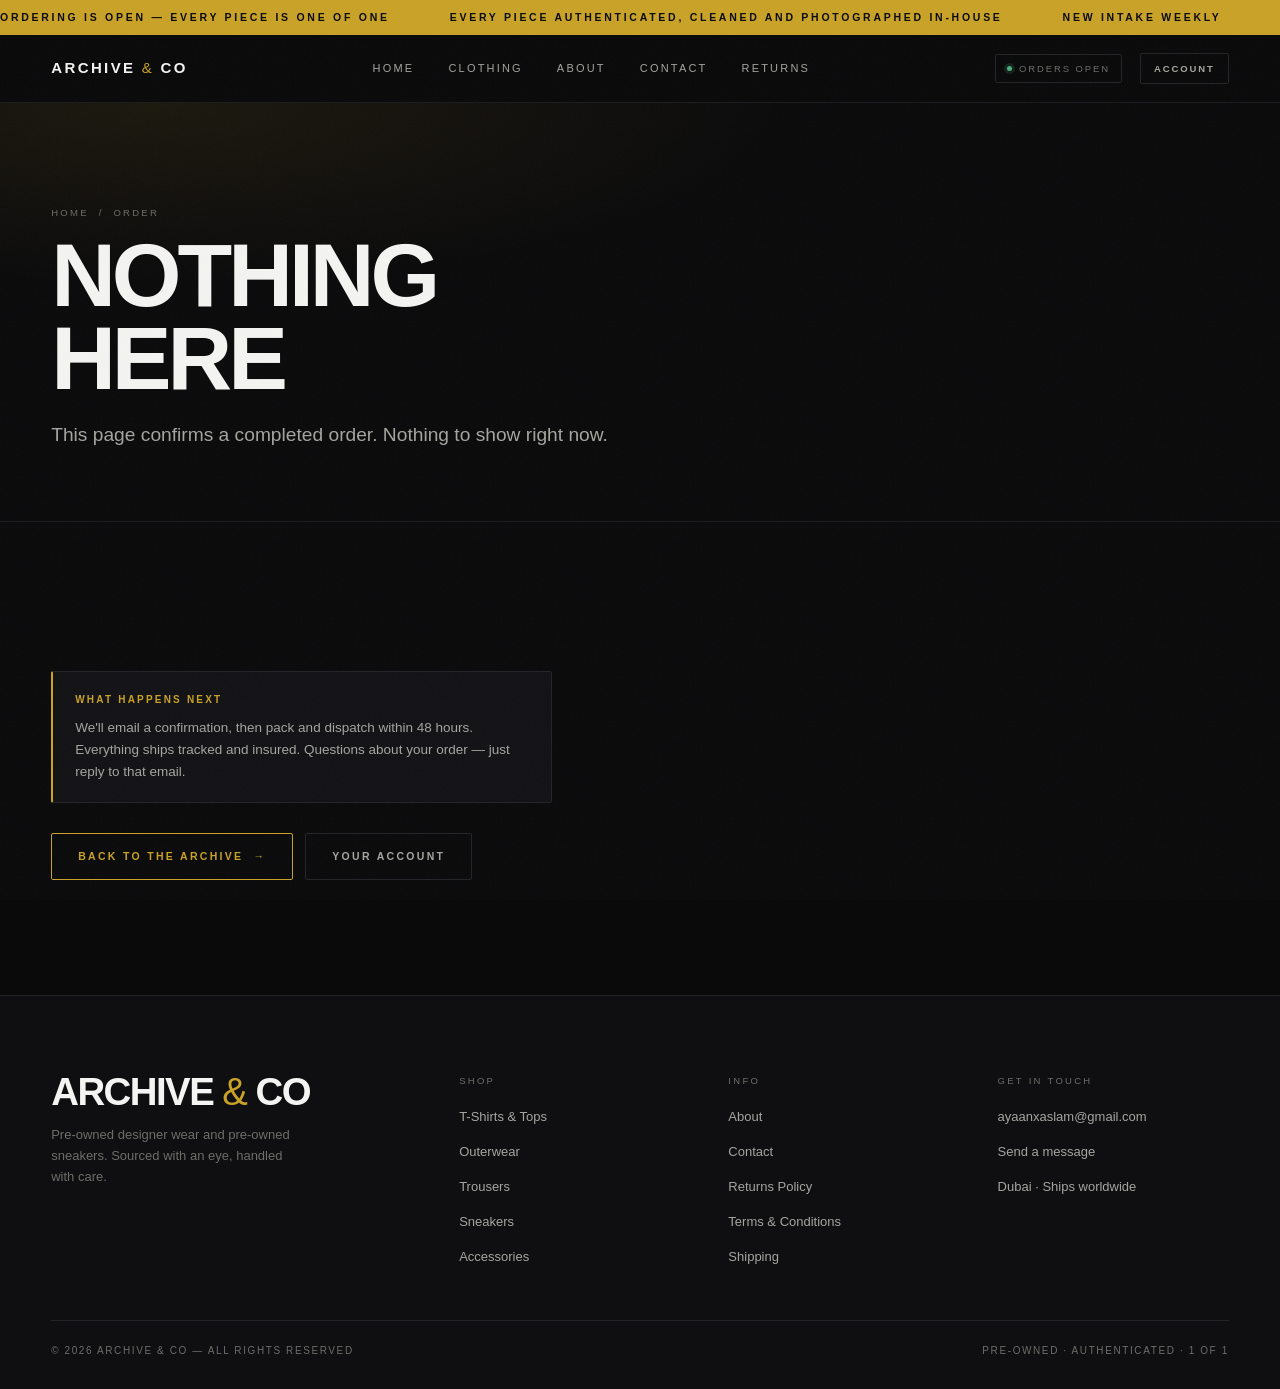
<file: success.html>
<!DOCTYPE html>
<html lang="en">
<head>
<meta charset="utf-8">
<meta name="viewport" content="width=device-width, initial-scale=1">
<title>Order Confirmed — ARCHIVE &amp; CO</title>
<meta name="description" content="Your Archive &amp; Co order is confirmed.">
<meta name="theme-color" content="#0a0a0b">
<script>
/* Reveal-on-scroll is opt-in: the .js class below is what lets style.css hide
   content. If main.js never runs — blocked, 404, wrong folder — we take the
   class back off so the page reads in full instead of rendering blank. */
(function () {
  var d = document.documentElement;
  d.classList.add("js");
  function failsafe() { if (!d.dataset.revealReady) d.classList.remove("js"); }
  window.addEventListener("load", failsafe);
  setTimeout(failsafe, 2000);
})();
</script>
<link rel="icon" type="image/svg+xml" href="favicon.svg">
<link rel="stylesheet" href="style.css">
</head>
<!-- announcement -->
<div class="ticker">
  <div class="ticker-track">
    <span data-when="closed">Ordering is currently closed — the archive stays open to browse</span>
    <span data-when="open" hidden>Ordering is open — every piece is one of one</span>
    <span>Every piece authenticated, cleaned and photographed in-house</span>
    <span>New intake weekly</span>
    <span>One of one — when it's gone, it's gone</span>
    <span data-when="closed">Ordering is currently closed — the archive stays open to browse</span>
    <span data-when="open" hidden>Ordering is open — every piece is one of one</span>
    <span>Every piece authenticated, cleaned and photographed in-house</span>
    <span>New intake weekly</span>
    <span>One of one — when it's gone, it's gone</span>
  </div>
</div>

<!-- nav -->
<nav class="nav">
  <div class="nav-inner">
    <a class="brand" href="index.html">Archive <span class="amp">&amp;</span> Co</a>
    <div class="nav-links">
      <a href="index.html">Home</a>
      <a href="clothing.html">Clothing</a>
      <a href="about.html">About</a>
      <a href="contact.html">Contact</a>
      <a href="returns.html">Returns</a>
    </div>
    <div class="nav-right">
      <span class="nav-status" data-when="closed"><i class="dot"></i> Orders Closed</span>
      <span class="nav-status" data-when="open" hidden><i class="dot is-open"></i> Orders Open</span>
      <button class="burger" aria-label="Menu" aria-expanded="false">
        <span></span><span></span><span></span>
      </button>
    </div>
  </div>
</nav>

<header class="phead">
  <div class="wrap">
    <div class="crumb"><a href="index.html">Home</a> &nbsp;/&nbsp; Order</div>
    <h1 data-ok-title>Thank<br>you</h1>
    <p class="lede" data-ok-line>Your payment went through. We're getting it ready.</p>
  </div>
</header>

<hr class="rule">

<section class="section">
  <div class="wrap">
    <div data-ok-body></div>

    <div class="note" style="margin-top:34px;max-width:60ch">
      <b>What happens next</b>
      <p>We'll email a confirmation, then pack and dispatch within 48 hours.
         Everything ships tracked and insured. Questions about your order —
         just reply to that email.</p>
    </div>

    <div style="display:flex;gap:12px;flex-wrap:wrap;margin-top:30px">
      <a class="btn btn-accent" href="clothing.html">Back to the archive <span class="arrow">→</span></a>
      <a class="btn btn-ghost" href="account.html">Your account</a>
    </div>
  </div>
</section>
<!-- footer -->
<footer class="foot">
  <div class="wrap">
    <div class="foot-grid">
      <div class="foot-brand">
        <div class="display-sm">Archive <span class="amp">&amp;</span> Co</div>
        <p>Pre-owned designer wear and pre-owned sneakers. Sourced with an eye, handled with care.</p>
      </div>
      <div>
        <h5>Shop</h5>
        <ul>
          <li><a href="clothing.html#tops">T-Shirts &amp; Tops</a></li>
          <li><a href="clothing.html#outerwear">Outerwear</a></li>
          <li><a href="clothing.html#trousers">Trousers</a></li>
          <li><a href="clothing.html#sneakers">Sneakers</a></li>
          <li><a href="clothing.html#accessories">Accessories</a></li>
        </ul>
      </div>
      <div>
        <h5>Info</h5>
        <ul>
          <li><a href="about.html">About</a></li>
          <li><a href="contact.html">Contact</a></li>
          <li><a href="returns.html">Returns Policy</a></li>
          <li><a href="terms.html">Terms &amp; Conditions</a></li>
          <li><a href="returns.html#shipping">Shipping</a></li>
        </ul>
      </div>
      <div>
        <h5>Get in touch</h5>
        <ul>
          <li><a href="mailto:ayaanxaslam@gmail.com">ayaanxaslam@gmail.com</a></li>
          <li><a href="contact.html">Send a message</a></li>
          <li><a href="contact.html">Dubai · Ships worldwide</a></li>
        </ul>
      </div>
    </div>
    <div class="foot-base">
      <span>© <span data-year></span> Archive &amp; Co — All rights reserved</span>
      <span>Pre-owned · Authenticated · 1 of 1</span>
    </div>
  </div>
</footer>

<script src="products.js"></script>
<script src="store.js"></script>
<script src="main.js"></script>
<script src="account.js"></script>
<script>
/* Shows what was just bought and clears it from the cart.
   Stripe holds the actual sales record and emails the receipt. */
(function () {
  var body = document.querySelector("[data-ok-body]");
  var gbp = function (n) { return "£" + Number(n).toLocaleString("en-GB"); };

  var ids = [];
  try { ids = JSON.parse(sessionStorage.getItem("ac_pending") || "[]"); } catch (e) {}

  var hasSession = new URLSearchParams(location.search).has("session_id");
  if (!hasSession) {
    document.querySelector("[data-ok-title]").innerHTML = "Nothing<br>here";
    document.querySelector("[data-ok-line]").textContent =
      "This page confirms a completed order. Nothing to show right now.";
    return;
  }

  var items = ids.map(function (id) {
    return (typeof PRODUCTS !== "undefined" ? PRODUCTS : []).find(function (p) { return p.id === id; });
  }).filter(Boolean);

  if (items.length) {
    body.innerHTML =
      '<div class="order"><div class="order-head">' +
        '<span class="order-id">Paid</span>' +
        '<span class="order-total">' + gbp(items.reduce(function (s, p) { return s + p.price; }, 0)) + '</span>' +
      '</div><div class="order-items">' +
        items.map(function (p) {
          return '<div class="order-line"><span>' + p.brand + " — " + p.name + "</span>" +
                 '<span class="dim">Size ' + p.size + "</span><span>" + gbp(p.price) + "</span></div>";
        }).join("") +
      "</div></div>";
  }

  /* Take what they just bought out of the cart. The sale itself is recorded by
     Stripe — this is only tidying up. */
  if (ids.length && typeof Store !== "undefined" && Store.currentUser()) {
    Store.clearPurchased(ids).catch(function () { /* payment already succeeded */ });
  }

  try { sessionStorage.removeItem("ac_pending"); } catch (e) {}
})();
</script>
</body>
</html>
</file>
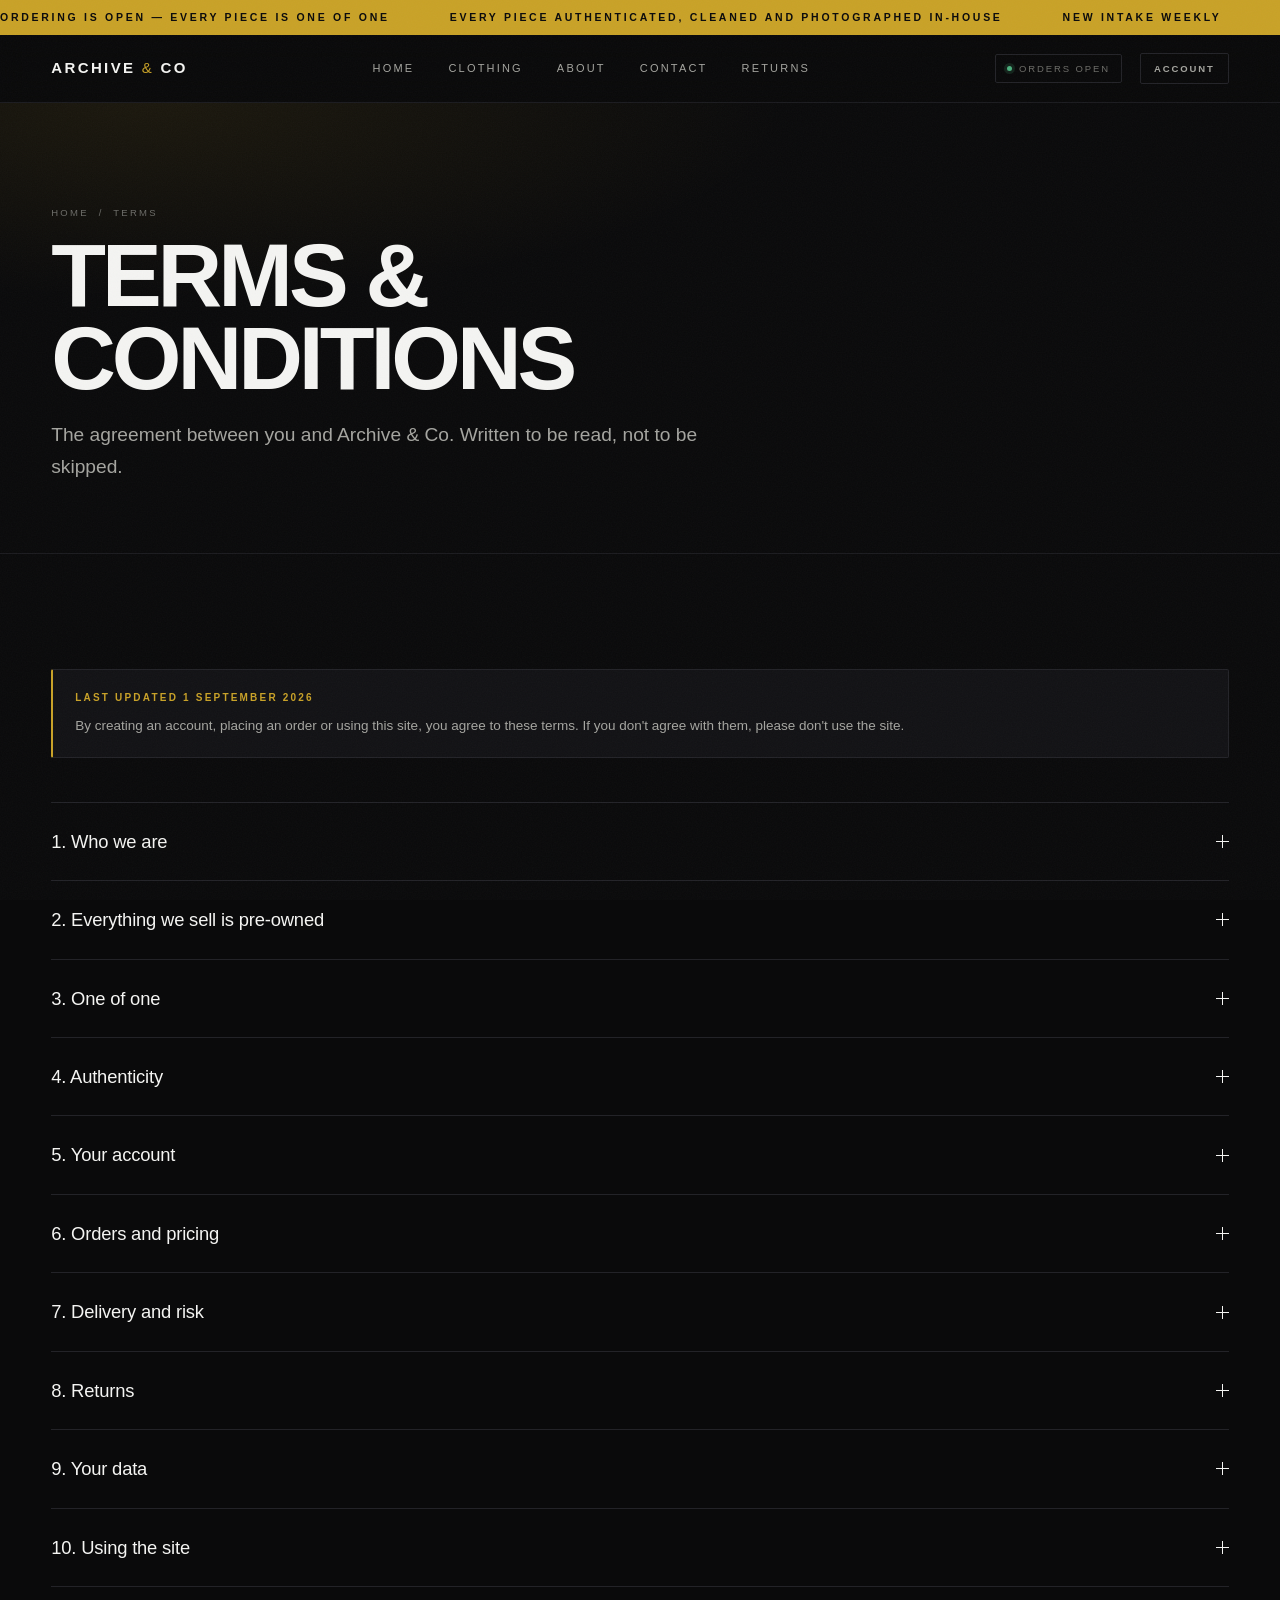
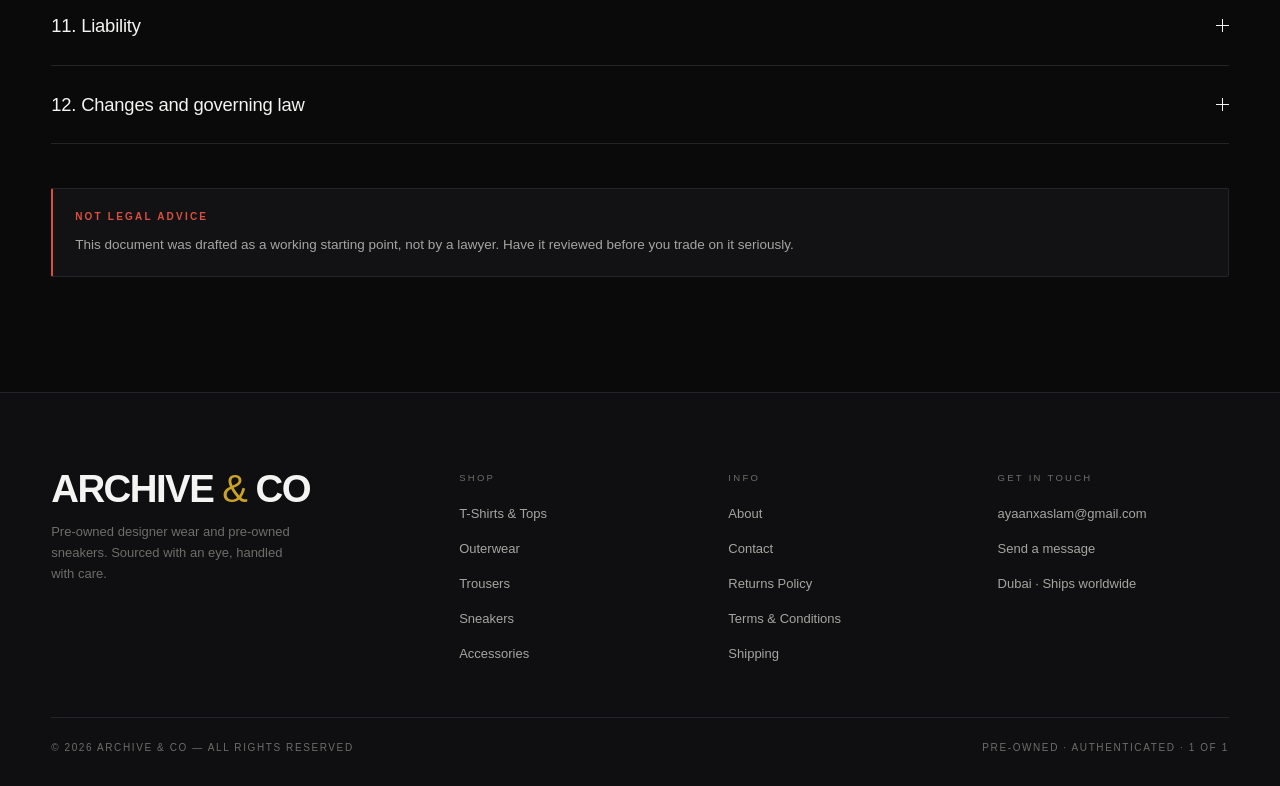
<file: terms.html>
<!DOCTYPE html>
<html lang="en">
<head>
<meta charset="utf-8">
<meta name="viewport" content="width=device-width, initial-scale=1">
<title>Terms &amp; Conditions — ARCHIVE &amp; CO</title>
<meta name="description" content="Terms and conditions for buying pre-owned designer wear and sneakers from Archive &amp; Co.">
<meta name="theme-color" content="#0a0a0b">
<script>
/* Reveal-on-scroll is opt-in: the .js class below is what lets style.css hide
   content. If main.js never runs — blocked, 404, wrong folder — we take the
   class back off so the page reads in full instead of rendering blank. */
(function () {
  var d = document.documentElement;
  d.classList.add("js");
  function failsafe() { if (!d.dataset.revealReady) d.classList.remove("js"); }
  window.addEventListener("load", failsafe);
  setTimeout(failsafe, 2000);
})();
</script>
<link rel="icon" type="image/svg+xml" href="favicon.svg">
<link rel="stylesheet" href="style.css">
</head>
<!-- announcement -->
<div class="ticker">
  <div class="ticker-track">
    <span data-when="closed">Ordering is currently closed — the archive stays open to browse</span>
    <span data-when="open" hidden>Ordering is open — every piece is one of one</span>
    <span>Every piece authenticated, cleaned and photographed in-house</span>
    <span>New intake weekly</span>
    <span>One of one — when it's gone, it's gone</span>
    <span data-when="closed">Ordering is currently closed — the archive stays open to browse</span>
    <span data-when="open" hidden>Ordering is open — every piece is one of one</span>
    <span>Every piece authenticated, cleaned and photographed in-house</span>
    <span>New intake weekly</span>
    <span>One of one — when it's gone, it's gone</span>
  </div>
</div>

<!-- nav -->
<nav class="nav">
  <div class="nav-inner">
    <a class="brand" href="index.html">Archive <span class="amp">&amp;</span> Co</a>
    <div class="nav-links">
      <a href="index.html">Home</a>
      <a href="clothing.html">Clothing</a>
      <a href="about.html">About</a>
      <a href="contact.html">Contact</a>
      <a href="returns.html">Returns</a>
    </div>
    <div class="nav-right">
      <span class="nav-status" data-when="closed"><i class="dot"></i> Orders Closed</span>
      <span class="nav-status" data-when="open" hidden><i class="dot is-open"></i> Orders Open</span>
      <button class="burger" aria-label="Menu" aria-expanded="false">
        <span></span><span></span><span></span>
      </button>
    </div>
  </div>
</nav>

<header class="phead">
  <div class="wrap">
    <div class="crumb"><a href="index.html">Home</a> &nbsp;/&nbsp; Terms</div>
    <h1>Terms &amp;<br>Conditions</h1>
    <p class="lede">The agreement between you and Archive &amp; Co. Written to be read,
      not to be skipped.</p>
  </div>
</header>

<hr class="rule">

<section class="section">
  <div class="wrap">

    <div class="note rv" style="margin-bottom:44px">
      <b>Last updated 1 September 2026</b>
      <p>By creating an account, placing an order or using this site, you agree to
        these terms. If you don't agree with them, please don't use the site.</p>
    </div>

    <div class="acc rv">

      <div class="acc-item">
        <button class="acc-q" aria-expanded="false">1. Who we are<span class="acc-ico"></span></button>
        <div class="acc-a"><div>
          Archive &amp; Co ("we", "us") sells pre-owned designer clothing and footwear.
          We trade from Dubai, United Arab Emirates, and ship worldwide. You can reach
          us at <strong>ayaanxaslam@gmail.com</strong> about anything on this page.
        </div></div>
      </div>

      <div class="acc-item">
        <button class="acc-q" aria-expanded="false">2. Everything we sell is pre-owned<span class="acc-ico"></span></button>
        <div class="acc-a"><div>
          Every item has been owned before. That is the nature of what we do, not a
          defect in it.
          <ul>
            <li>Items are sold in the condition described and photographed at the time of listing.</li>
            <li>Condition grades (VNDS, Excellent, Very Good, Good) are our honest judgement, not a technical standard.</li>
            <li>Signs of wear consistent with the stated grade are expected and are not grounds for a return.</li>
            <li>Measurements are taken by hand and may vary by a small margin.</li>
            <li>Colours vary between screens. We photograph in natural light and don't retouch condition.</li>
          </ul>
        </div></div>
      </div>

      <div class="acc-item">
        <button class="acc-q" aria-expanded="false">3. One of one<span class="acc-ico"></span></button>
        <div class="acc-a"><div>
          Nearly everything we list exists in a single size, in a single quantity.
          <ul>
            <li>Adding an item to your cart does not reserve it. Stock is allocated when an order is placed.</li>
            <li>If an item sells before your order completes, we will tell you and refund you in full.</li>
            <li>We cannot offer exchanges, because there is no second unit to exchange into. Return it and buy the other piece separately.</li>
          </ul>
        </div></div>
      </div>

      <div class="acc-item">
        <button class="acc-q" aria-expanded="false">4. Authenticity<span class="acc-ico"></span></button>
        <div class="acc-a"><div>
          Every item is checked before listing — construction, stitching, hardware,
          labelling, and provenance where we have it. If we cannot verify an item with
          confidence, we do not sell it.
          <p style="margin-top:12px">If any item you buy from us is shown to be inauthentic
          by a recognised authentication service, we will refund you in full, including
          all shipping costs, on its return. Tell us within 30 days of delivery.</p>
        </div></div>
      </div>

      <div class="acc-item">
        <button class="acc-q" aria-expanded="false">5. Your account<span class="acc-ico"></span></button>
        <div class="acc-a"><div>
          <ul>
            <li>You must be at least 18, or have permission from a parent or guardian.</li>
            <li>Give accurate details. We use your email to confirm orders and answer questions.</li>
            <li>Keep your password to yourself. You are responsible for activity on your account.</li>
            <li>Tell us straight away if you think someone else has access to it.</li>
            <li>We may suspend or close accounts used fraudulently or abusively.</li>
            <li>You can ask us to delete your account and its data at any time.</li>
          </ul>
        </div></div>
      </div>

      <div class="acc-item">
        <button class="acc-q" aria-expanded="false">6. Orders and pricing<span class="acc-ico"></span></button>
        <div class="acc-a"><div>
          <ul>
            <li>Prices are shown in pounds sterling (GBP) and include no duties or import taxes.</li>
            <li>An order is an offer to buy. A contract forms when we confirm dispatch.</li>
            <li>We may decline any order — including for suspected fraud, or if an item has already sold.</li>
            <li>If an item is listed at an obviously wrong price, we may cancel and refund rather than honour it.</li>
            <li>Payment is arranged with us directly. We do not store card details on this site.</li>
          </ul>
        </div></div>
      </div>

      <div class="acc-item">
        <button class="acc-q" aria-expanded="false">7. Delivery and risk<span class="acc-ico"></span></button>
        <div class="acc-a"><div>
          Everything ships tracked and insured. Delivery estimates are estimates, not
          guarantees — couriers and customs are outside our control. Risk passes to you
          on delivery. Import duties and taxes outside the UAE are your responsibility.
          Full detail is on our <a href="returns.html#shipping">shipping page</a>.
        </div></div>
      </div>

      <div class="acc-item">
        <button class="acc-q" aria-expanded="false">8. Returns<span class="acc-ico"></span></button>
        <div class="acc-a"><div>
          Our <a href="returns.html">Returns Policy</a> forms part of these terms.
          In short: 14 days to tell us, 14 days to send it back, unworn and complete,
          with documented flaws excluded. Read the full policy before you buy.
        </div></div>
      </div>

      <div class="acc-item">
        <button class="acc-q" aria-expanded="false">9. Your data<span class="acc-ico"></span></button>
        <div class="acc-a"><div>
          We collect only what we need to run your account: your email address and
          the contents of your cart. That is all this site stores about you.
          <ul>
            <li><strong>We never see or store your card details.</strong> Payment is
              handled entirely by Stripe on their own secure checkout page.</li>
            <li>Stripe processes your payment and holds the record of it, including the
              billing and delivery details you give them. Their privacy policy governs
              that, and we keep those records as long as tax and dispute rules require.</li>
            <li>We do not sell your data or share it for marketing.</li>
            <li>You can request a copy of your data, or its deletion, by emailing us.</li>
          </ul>
        </div></div>
      </div>

      <div class="acc-item">
        <button class="acc-q" aria-expanded="false">10. Using the site<span class="acc-ico"></span></button>
        <div class="acc-a"><div>
          Don't scrape it, break it, resell our photography, or use it to do anything
          unlawful. The site's text, photography and design belong to us. Brand names
          are the property of their respective owners and are used only to describe what
          we are selling — we are an independent reseller and are not affiliated with,
          endorsed by, or authorised by any of the brands listed.
        </div></div>
      </div>

      <div class="acc-item">
        <button class="acc-q" aria-expanded="false">11. Liability<span class="acc-ico"></span></button>
        <div class="acc-a"><div>
          We stand behind what we sell and we describe it honestly. Beyond that, our
          liability for any order is limited to the amount you paid for it. Nothing here
          limits liability that cannot be limited by law, including for fraud.
        </div></div>
      </div>

      <div class="acc-item">
        <button class="acc-q" aria-expanded="false">12. Changes and governing law<span class="acc-ico"></span></button>
        <div class="acc-a"><div>
          We may update these terms. The version published here at the time of your
          order is the version that applies to it. These terms are governed by the laws
          of the United Arab Emirates, and nothing in them removes consumer rights you
          hold under the law that applies where you live.
        </div></div>
      </div>

    </div>

    <div class="note rv" style="margin-top:44px;border-left-color:var(--alert)">
      <b style="color:var(--alert)">Not legal advice</b>
      <p>This document was drafted as a working starting point, not by a lawyer.
        Have it reviewed before you trade on it seriously.</p>
    </div>

  </div>
</section>
<!-- footer -->
<footer class="foot">
  <div class="wrap">
    <div class="foot-grid">
      <div class="foot-brand">
        <div class="display-sm">Archive <span class="amp">&amp;</span> Co</div>
        <p>Pre-owned designer wear and pre-owned sneakers. Sourced with an eye, handled with care.</p>
      </div>
      <div>
        <h5>Shop</h5>
        <ul>
          <li><a href="clothing.html#tops">T-Shirts &amp; Tops</a></li>
          <li><a href="clothing.html#outerwear">Outerwear</a></li>
          <li><a href="clothing.html#trousers">Trousers</a></li>
          <li><a href="clothing.html#sneakers">Sneakers</a></li>
          <li><a href="clothing.html#accessories">Accessories</a></li>
        </ul>
      </div>
      <div>
        <h5>Info</h5>
        <ul>
          <li><a href="about.html">About</a></li>
          <li><a href="contact.html">Contact</a></li>
          <li><a href="returns.html">Returns Policy</a></li>
          <li><a href="terms.html">Terms &amp; Conditions</a></li>
          <li><a href="returns.html#shipping">Shipping</a></li>
        </ul>
      </div>
      <div>
        <h5>Get in touch</h5>
        <ul>
          <li><a href="mailto:ayaanxaslam@gmail.com">ayaanxaslam@gmail.com</a></li>
          <li><a href="contact.html">Send a message</a></li>
          <li><a href="contact.html">Dubai · Ships worldwide</a></li>
        </ul>
      </div>
    </div>
    <div class="foot-base">
      <span>© <span data-year></span> Archive &amp; Co — All rights reserved</span>
      <span>Pre-owned · Authenticated · 1 of 1</span>
    </div>
  </div>
</footer>

<script src="products.js"></script>
<script src="store.js"></script>
<script src="main.js"></script>
<script src="account.js"></script>
</body>
</html>
</file>
<file: style.css>
/* ============================================================
   ARCHIVE & CO — core stylesheet
   Dark editorial resale / archive aesthetic
   ============================================================ */

:root{
  --bg:        #0a0a0b;
  --bg-2:      #0f0f11;
  --panel:     #121215;
  --panel-2:   #17171b;
  --line:      #232328;
  --line-soft: #1b1b1f;
  --ink:       #f4f4f2;
  --ink-2:     #a5a5a0;
  --ink-3:     #6d6d69;
  --accent:    #c9a227;      /* aged brass */
  --accent-dim:#8a6f1b;
  --alert:     #d9503f;

  --font-display: "Helvetica Neue", Helvetica, Arial, sans-serif;
  --font-body:    "Helvetica Neue", Helvetica, Arial, sans-serif;

  --maxw: 1440px;
  --gut: clamp(20px, 4vw, 64px);
  --nav-h: 68px;

  --ease: cubic-bezier(.22,.61,.36,1);
}

*,*::before,*::after{ box-sizing:border-box; }

html{ scroll-behavior:smooth; -webkit-text-size-adjust:100%; overflow-x:clip; }

body{
  margin:0;
  background:var(--bg);
  color:var(--ink);
  font-family:var(--font-body);
  font-size:15px;
  line-height:1.6;
  -webkit-font-smoothing:antialiased;
  overflow-x:clip;
}

/* film grain overlay */
body::after{
  content:"";
  position:fixed; inset:0;
  pointer-events:none;
  z-index:9999;
  opacity:.035;
  background-image:url("data:image/svg+xml,%3Csvg xmlns='http://www.w3.org/2000/svg' width='200' height='200'%3E%3Cfilter id='n'%3E%3CfeTurbulence type='fractalNoise' baseFrequency='.8' numOctaves='3'/%3E%3C/filter%3E%3Crect width='200' height='200' filter='url(%23n)'/%3E%3C/svg%3E");
}

[hidden]{ display:none !important; }

img{ max-width:100%; display:block; }
a{ color:inherit; text-decoration:none; }
button{ font:inherit; color:inherit; }

::selection{ background:var(--accent); color:#000; }

/* ---------- type ---------- */
h1,h2,h3,h4{ margin:0; font-weight:600; letter-spacing:-.02em; line-height:1.05; }

.display{
  font-size:clamp(2.9rem, 9.2vw, 8.4rem);
  font-weight:700;
  letter-spacing:-.045em;
  line-height:.88;
  text-transform:uppercase;
}

.h-sec{
  font-size:clamp(1.7rem, 4.2vw, 3.4rem);
  font-weight:600;
  letter-spacing:-.035em;
  text-transform:uppercase;
}

.eyebrow{
  font-size:10px;
  letter-spacing:.34em;
  text-transform:uppercase;
  color:var(--ink-3);
  font-weight:500;
}

.lede{
  font-size:clamp(1rem, 1.6vw, 1.2rem);
  color:var(--ink-2);
  line-height:1.65;
  max-width:62ch;
}

.muted{ color:var(--ink-2); }
.dim{ color:var(--ink-3); }

/* ---------- layout ---------- */
.wrap{ max-width:var(--maxw); margin-inline:auto; padding-inline:var(--gut); }
.section{ padding-block:clamp(64px,9vw,140px); }
.rule{ height:1px; background:var(--line-soft); border:0; margin:0; }

.sec-head{
  display:flex; justify-content:space-between; align-items:flex-end;
  gap:24px; flex-wrap:wrap;
  padding-bottom:22px; margin-bottom:44px;
  border-bottom:1px solid var(--line);
}

/* ============================================================
   ANNOUNCEMENT BAR
   ============================================================ */
.ticker{
  background:var(--accent);
  color:#0a0a0b;
  font-size:10.5px;
  letter-spacing:.26em;
  text-transform:uppercase;
  font-weight:700;
  padding:9px 0;
  overflow:hidden;
  white-space:nowrap;
  position:relative;
  z-index:60;
}
.ticker-track{ display:inline-flex; gap:60px; animation:slide 46s linear infinite; }
.ticker span{ display:inline-block; }
@keyframes slide{ to{ transform:translateX(-50%); } }
@media (prefers-reduced-motion:reduce){
  .ticker-track{ animation:none; }
}

/* ============================================================
   NAV
   ============================================================ */
.nav{
  position:sticky; top:0; z-index:80;
  /* containing block for the mobile dropdown panel */
  height:var(--nav-h);
  display:flex; align-items:center;
  background:rgba(10,10,11,.72);
  backdrop-filter:blur(14px) saturate(140%);
  -webkit-backdrop-filter:blur(14px) saturate(140%);
  border-bottom:1px solid var(--line-soft);
}
.nav-inner{
  position:relative;
  width:100%; max-width:var(--maxw); margin-inline:auto; padding-inline:var(--gut);
  display:flex; align-items:center; justify-content:space-between; gap:20px;
}
.brand{
  font-weight:700; font-size:15px; letter-spacing:.16em; text-transform:uppercase;
  display:flex; align-items:center; gap:.42em; white-space:nowrap;
}
.brand .amp{ color:var(--accent); font-weight:400; }

.nav-links{ display:flex; gap:34px; align-items:center; }
.nav-links a{
  font-size:11px; letter-spacing:.2em; text-transform:uppercase; color:var(--ink-2);
  position:relative; padding-block:6px; transition:color .25s var(--ease);
}
.nav-links a::after{
  content:""; position:absolute; left:0; bottom:0; height:1px; width:0;
  background:var(--accent); transition:width .3s var(--ease);
}
.nav-links a:hover{ color:var(--ink); }
.nav-links a:hover::after, .nav-links a[aria-current="page"]::after{ width:100%; }
.nav-links a[aria-current="page"]{ color:var(--ink); }

.nav-right{ display:flex; align-items:center; gap:18px; }
.nav-status{
  font-size:9.5px; letter-spacing:.2em; text-transform:uppercase;
  color:var(--ink-3); border:1px solid var(--line);
  padding:6px 11px; border-radius:2px; display:flex; align-items:center; gap:7px;
}
.dot{ width:5px; height:5px; border-radius:50%; background:var(--alert); box-shadow:0 0 0 3px rgba(217,80,63,.15); }
.dot.is-open{ background:#4caf7d; box-shadow:0 0 0 3px rgba(76,175,125,.15); }

.burger{
  display:none; background:none; border:0; cursor:pointer; padding:10px; margin-right:-10px;
}
.burger span{ display:block; width:22px; height:1.5px; background:var(--ink); transition:.3s var(--ease); }
.burger span+span{ margin-top:5px; }
.burger[aria-expanded="true"] span:nth-child(1){ transform:translateY(6.5px) rotate(45deg); }
.burger[aria-expanded="true"] span:nth-child(2){ opacity:0; }
.burger[aria-expanded="true"] span:nth-child(3){ transform:translateY(-6.5px) rotate(-45deg); }

@media (max-width:900px){
  .nav-links{
    position:absolute; top:100%; left:0; right:0;
    flex-direction:column; gap:0; align-items:stretch;
    background:var(--bg-2); border-bottom:1px solid var(--line);
    padding:8px var(--gut) 22px;
    max-height:calc(100svh - var(--nav-h)); overflow:auto;
    opacity:0; visibility:hidden; transform:translateY(-10px);
    transition:opacity .28s var(--ease), transform .28s var(--ease), visibility 0s linear .28s;
  }
  .nav-links.open{
    opacity:1; visibility:visible; transform:translateY(0);
    transition:opacity .28s var(--ease), transform .28s var(--ease), visibility 0s;
  }
  .nav-links a{ padding:16px 0; border-bottom:1px solid var(--line-soft); font-size:13px; }
  .nav-links a::after{ display:none; }
  .burger{ display:block; }
  .nav-status{ display:none; }
}

/* ============================================================
   BUTTONS
   ============================================================ */
.btn{
  display:inline-flex; align-items:center; gap:10px;
  padding:14px 26px; border:1px solid var(--ink);
  font-size:10.5px; letter-spacing:.22em; text-transform:uppercase; font-weight:600;
  background:transparent; color:var(--ink); cursor:pointer; border-radius:2px;
  transition:background .3s var(--ease), color .3s var(--ease), border-color .3s var(--ease);
}
.btn:hover{ background:var(--ink); color:#0a0a0b; }
.btn-accent{ border-color:var(--accent); color:var(--accent); }
.btn-accent:hover{ background:var(--accent); color:#0a0a0b; }
.btn-ghost{ border-color:var(--line); color:var(--ink-2); }
.btn-ghost:hover{ border-color:var(--ink); background:transparent; color:var(--ink); }
.btn[disabled], .btn.is-locked{
  border-color:var(--line); color:var(--ink-3); cursor:not-allowed; background:transparent;
}
.btn[disabled]:hover, .btn.is-locked:hover{ background:transparent; color:var(--ink-3); }

.arrow{ transition:transform .3s var(--ease); }
.btn:hover .arrow{ transform:translateX(4px); }

/* ============================================================
   HERO
   ============================================================ */
.hero{
  position:relative; min-height:min(calc(100svh - var(--nav-h)), 860px);
  display:flex; flex-direction:column; justify-content:flex-end;
  padding-block:clamp(80px,12vh,150px) clamp(32px,5vh,56px);
  overflow:hidden;
}
.hero::before{
  content:""; position:absolute; inset:0; z-index:0;
  background:
    radial-gradient(120% 80% at 78% 8%, rgba(201,162,39,.13), transparent 58%),
    radial-gradient(90% 70% at 8% 92%, rgba(255,255,255,.05), transparent 60%),
    linear-gradient(180deg, #0d0d0f 0%, #0a0a0b 70%);
}
.hero-grid-lines{
  position:absolute; inset:0; z-index:0; opacity:.5;
  background-image:linear-gradient(90deg, var(--line-soft) 1px, transparent 1px);
  background-size:calc(100% / 6) 100%;
}
.hero .wrap{ position:relative; z-index:2; width:100%; }

.hero-top{
  position:absolute; top:0; left:0; right:0; z-index:2;
  padding:clamp(28px,5vh,54px) var(--gut) 0;
  max-width:var(--maxw); margin-inline:auto;
  display:flex; justify-content:space-between; gap:20px; flex-wrap:wrap;
}
.hero h1{ margin-bottom:26px; }
.hero h1 .amp{ color:var(--accent); font-weight:300; }
.hero-foot{
  display:flex; justify-content:space-between; align-items:flex-end;
  gap:40px; flex-wrap:wrap; margin-top:36px;
  padding-top:28px; border-top:1px solid var(--line);
}
.hero-actions{ display:flex; gap:12px; flex-wrap:wrap; }

.stats{ display:flex; gap:clamp(24px,4vw,56px); flex-wrap:wrap; }
.stat b{ display:block; font-size:clamp(1.5rem,2.6vw,2.2rem); font-weight:600; letter-spacing:-.03em; line-height:1; }
.stat span{ font-size:9.5px; letter-spacing:.22em; text-transform:uppercase; color:var(--ink-3); }

/* ============================================================
   CATEGORY GRID
   ============================================================ */
.cats{ display:grid; grid-template-columns:repeat(3,1fr); gap:1px; background:var(--line); border:1px solid var(--line); }
@media (max-width:900px){ .cats{ grid-template-columns:repeat(2,1fr); } }
@media (max-width:540px){ .cats{ grid-template-columns:1fr; } }
.cat{
  position:relative; background:var(--panel); padding:clamp(26px,3vw,40px);
  min-height:clamp(210px,26vw,290px);
  display:flex; flex-direction:column; justify-content:space-between;
  overflow:hidden; transition:background .4s var(--ease);
}
.cat::before{
  content:""; position:absolute; inset:0;
  background:linear-gradient(160deg, rgba(201,162,39,.14), transparent 55%);
  opacity:0; transition:opacity .45s var(--ease);
}
.cat:hover{ background:var(--panel-2); }
.cat:hover::before{ opacity:1; }
.cat-num{ font-size:10px; letter-spacing:.24em; color:var(--ink-3); position:relative; }
.cat-body{ position:relative; }
.cat h3{ font-size:clamp(1.25rem,2.2vw,1.75rem); text-transform:uppercase; letter-spacing:-.02em; margin-bottom:8px; }
.cat p{ margin:0; font-size:12.5px; color:var(--ink-3); }
.cat-go{
  margin-top:18px; display:inline-flex; align-items:center; gap:8px;
  font-size:10px; letter-spacing:.2em; text-transform:uppercase; color:var(--accent);
  opacity:0; transform:translateY(6px); transition:.4s var(--ease);
}
.cat:hover .cat-go{ opacity:1; transform:translateY(0); }

/* ============================================================
   PRODUCT GRID
   ============================================================ */
.filters{
  display:flex; gap:8px; flex-wrap:wrap; align-items:center;
  padding-bottom:26px; margin-bottom:34px; border-bottom:1px solid var(--line);
}
.chip{
  border:1px solid var(--line); background:transparent; color:var(--ink-2);
  padding:9px 16px; border-radius:2px; cursor:pointer;
  font-size:10px; letter-spacing:.18em; text-transform:uppercase; font-weight:500;
  transition:.25s var(--ease);
}
.chip:hover{ border-color:var(--ink-3); color:var(--ink); }
.chip.active{ background:var(--ink); border-color:var(--ink); color:#0a0a0b; }
.filter-count{ margin-left:auto; font-size:10px; letter-spacing:.2em; text-transform:uppercase; color:var(--ink-3); }

.grid{
  display:grid; gap:1px; background:transparent;
  grid-template-columns:repeat(auto-fill,minmax(255px,1fr));
  border:1px solid var(--line);
}
.card{
  background:var(--bg); position:relative; display:flex; flex-direction:column;
  outline:1px solid var(--line);   /* overlaps the 1px gap -> one crisp rule between cards */
  transition:background .35s var(--ease);
}
.card:hover{ background:var(--panel); }

.card-media{
  position:relative; aspect-ratio:4/5; overflow:hidden;
  background:linear-gradient(150deg,#151519,#0d0d10);
  display:flex; align-items:center; justify-content:center;
}
.card-media::after{
  content:""; position:absolute; inset:0;
  background:radial-gradient(70% 55% at 50% 38%, rgba(255,255,255,.055), transparent 70%);
}
.card-media img{ width:100%; height:100%; object-fit:cover; transition:transform .7s var(--ease); }
.card:hover .card-media img{ transform:scale(1.045); }

/* placeholder monogram tile (used until real photography is dropped in) */
.ph{
  position:relative; width:100%; height:100%;
  display:flex; align-items:center; justify-content:center; flex-direction:column; gap:10px;
  background-image:
    repeating-linear-gradient(45deg, rgba(255,255,255,.018) 0 2px, transparent 2px 9px);
}
.ph b{
  font-size:clamp(2rem,4vw,3rem); font-weight:700; letter-spacing:-.05em;
  color:rgba(255,255,255,.10); text-transform:uppercase;
}
.ph i{ font-style:normal; font-size:9px; letter-spacing:.28em; text-transform:uppercase; color:rgba(255,255,255,.16); }

.tags{ position:absolute; top:12px; left:12px; display:flex; flex-direction:column; gap:6px; z-index:2; }
.tag{
  font-size:8.5px; letter-spacing:.18em; text-transform:uppercase; font-weight:700;
  padding:5px 9px; border-radius:2px; background:rgba(10,10,11,.82); border:1px solid var(--line);
  color:var(--ink-2); backdrop-filter:blur(6px);
}
.tag.grail{ border-color:var(--accent-dim); color:var(--accent); }
.tag.sold{ background:var(--ink); color:#0a0a0b; border-color:var(--ink); }

.card-body{ padding:18px 18px 22px; display:flex; flex-direction:column; gap:6px; flex:1; }
.card-brand{ font-size:9.5px; letter-spacing:.24em; text-transform:uppercase; color:var(--ink-3); }
.card-name{ font-size:14px; font-weight:500; letter-spacing:-.01em; line-height:1.35; }
.card-meta{ font-size:11px; color:var(--ink-3); letter-spacing:.02em; }
.card-foot{
  margin-top:auto; padding-top:14px; display:flex; align-items:center; justify-content:space-between; gap:10px;
}
.price{ font-size:14px; font-weight:600; letter-spacing:-.01em; }
.price s{ color:var(--ink-3); font-weight:400; font-size:11.5px; margin-right:7px; }
.enq{
  font-size:9.5px; letter-spacing:.16em; text-transform:uppercase; color:var(--ink-3);
  border:1px solid var(--line); padding:7px 11px; border-radius:2px; background:transparent;
  cursor:not-allowed;
}

.empty{
  grid-column:1/-1; background:var(--bg); padding:70px 24px; text-align:center;
}
.empty p{ color:var(--ink-3); font-size:13px; letter-spacing:.05em; }

/* ============================================================
   SPLIT / ABOUT
   ============================================================ */
.split{ display:grid; grid-template-columns:1fr 1fr; gap:clamp(32px,6vw,88px); align-items:center; }
@media (max-width:860px){ .split{ grid-template-columns:1fr; } }

.frame{
  position:relative; aspect-ratio:4/5; border:1px solid var(--line);
  background:linear-gradient(155deg,#141418,#0b0b0d);
  display:flex; align-items:center; justify-content:center; overflow:hidden;
}
.frame::before{
  content:""; position:absolute; inset:0;
  background:radial-gradient(65% 50% at 50% 30%, rgba(201,162,39,.10), transparent 70%);
}
/* the navbar wordmark, blown up as a plaque inside a .frame */
.frame-logo{
  position:relative; text-align:center;
  padding-inline:clamp(20px,7%,52px);
}
.frame-logo-mark{
  display:block;
  font-size:clamp(1.25rem,3.4vw,2.3rem);
  font-weight:700; letter-spacing:.14em; text-transform:uppercase;
  color:var(--ink); line-height:1.2;
}
.frame-logo-mark .amp{ color:var(--accent); font-weight:400; letter-spacing:.06em; }
.frame-logo-sub{
  display:block; margin-top:20px; padding-top:18px;
  border-top:1px solid var(--line);
  font-size:9px; letter-spacing:.3em; text-transform:uppercase; color:var(--ink-3);
}
.frame-corner{ position:absolute; width:16px; height:16px; border:1px solid rgba(201,162,39,.5); }
.frame-corner.tl{ top:14px; left:14px; border-right:0; border-bottom:0; }
.frame-corner.tr{ top:14px; right:14px; border-left:0; border-bottom:0; }
.frame-corner.bl{ bottom:14px; left:14px; border-right:0; border-top:0; }
.frame-corner.br{ bottom:14px; right:14px; border-left:0; border-top:0; }

.prose p{ color:var(--ink-2); margin:0 0 18px; max-width:60ch; }
.prose p.first{ color:var(--ink); font-size:clamp(1.05rem,1.7vw,1.3rem); line-height:1.6; }
.prose strong{ color:var(--ink); font-weight:600; }

/* ============================================================
   PROCESS / STEPS
   ============================================================ */
.steps{ display:grid; grid-template-columns:repeat(4,1fr); gap:1px; background:var(--line); border:1px solid var(--line); }
@media (max-width:1020px){ .steps{ grid-template-columns:repeat(2,1fr); } }
@media (max-width:540px){ .steps{ grid-template-columns:1fr; } }
.step{ background:var(--panel); padding:clamp(24px,3vw,34px); }
.step b{ display:block; font-size:11px; letter-spacing:.24em; color:var(--accent); margin-bottom:16px; }
.step h4{ font-size:1.05rem; margin-bottom:9px; text-transform:uppercase; letter-spacing:-.01em; }
.step p{ margin:0; font-size:13px; color:var(--ink-3); line-height:1.62; }

/* ============================================================
   ACCORDION (policy / faq)
   ============================================================ */
.acc{ border-top:1px solid var(--line); }
.acc-item{ border-bottom:1px solid var(--line); }
.acc-q{
  width:100%; background:none; border:0; cursor:pointer; text-align:left;
  padding:24px 0; display:flex; align-items:center; justify-content:space-between; gap:20px;
  font-size:clamp(.95rem,1.5vw,1.15rem); font-weight:500; letter-spacing:-.01em;
  transition:color .25s var(--ease);
}
.acc-q:hover{ color:var(--accent); }
.acc-ico{ position:relative; width:13px; height:13px; flex-shrink:0; }
.acc-ico::before,.acc-ico::after{
  content:""; position:absolute; background:currentColor; transition:transform .35s var(--ease);
}
.acc-ico::before{ top:6px; left:0; width:13px; height:1px; }
.acc-ico::after{ left:6px; top:0; width:1px; height:13px; }
.acc-item.open .acc-ico::after{ transform:rotate(90deg); }
.acc-a{ max-height:0; overflow:hidden; transition:max-height .45s var(--ease); }
.acc-a > div{ padding-bottom:26px; color:var(--ink-2); font-size:14px; max-width:72ch; }
.acc-a ul{ margin:12px 0 0; padding-left:18px; }
.acc-a li{ margin-bottom:8px; }

/* ============================================================
   FORM
   ============================================================ */
.form{ display:grid; gap:20px; }
.row2{ display:grid; grid-template-columns:1fr 1fr; gap:20px; }
@media (max-width:640px){ .row2{ grid-template-columns:1fr; } }
.field label{
  display:block; font-size:9.5px; letter-spacing:.22em; text-transform:uppercase;
  color:var(--ink-3); margin-bottom:9px;
}
.field input, .field textarea, .field select{
  width:100%; background:var(--panel); border:1px solid var(--line); color:var(--ink);
  padding:14px 15px; font-family:inherit; font-size:14px; border-radius:2px;
  transition:border-color .25s var(--ease), background .25s var(--ease);
}
.field textarea{ min-height:150px; resize:vertical; }
.field input:focus, .field textarea:focus, .field select:focus{
  outline:none; border-color:var(--accent); background:var(--panel-2);
}
.field input::placeholder, .field textarea::placeholder{ color:var(--ink-3); }

.note{
  border:1px solid var(--line); border-left:2px solid var(--accent);
  background:var(--panel); padding:20px 22px; border-radius:2px;
}
.note b{ display:block; font-size:10px; letter-spacing:.22em; text-transform:uppercase; color:var(--accent); margin-bottom:9px; }
.note p{ margin:0; font-size:13.5px; color:var(--ink-2); }
.note.is-error{ border-left-color:var(--alert); }
.note.is-error b{ color:var(--alert); }

/* the email row on contact is a link */
a.channel{ color:inherit; }
a.channel:hover span{ color:var(--accent); }

/* contact channel list */
.channels{ display:grid; gap:1px; background:var(--line); border:1px solid var(--line); }
.channel{
  background:var(--panel); padding:22px 24px;
  display:flex; align-items:center; justify-content:space-between; gap:18px; flex-wrap:wrap;
  transition:background .3s var(--ease);
}
.channel:hover{ background:var(--panel-2); }
.channel b{ display:block; font-size:10px; letter-spacing:.22em; text-transform:uppercase; color:var(--ink-3); margin-bottom:6px; }
.channel span{ font-size:15px; letter-spacing:-.01em; }

/* ============================================================
   BANNER / CTA
   ============================================================ */
.banner{
  border:1px solid var(--line); background:var(--panel);
  padding:clamp(34px,5vw,64px); position:relative; overflow:hidden;
  display:flex; align-items:center; justify-content:space-between; gap:32px; flex-wrap:wrap;
}
.banner::before{
  content:""; position:absolute; inset:0;
  background:radial-gradient(80% 120% at 88% 0%, rgba(201,162,39,.12), transparent 60%);
}
.banner > *{ position:relative; }

/* ============================================================
   FOOTER
   ============================================================ */
.foot{ border-top:1px solid var(--line); background:var(--bg-2); padding-block:clamp(48px,6vw,80px) 30px; }
.foot-grid{ display:grid; grid-template-columns:1.6fr 1fr 1fr 1fr; gap:38px; }
@media (max-width:860px){ .foot-grid{ grid-template-columns:1fr 1fr; } }
@media (max-width:520px){ .foot-grid{ grid-template-columns:1fr; } }
.foot h5{ font-size:9.5px; letter-spacing:.24em; text-transform:uppercase; color:var(--ink-3); margin:0 0 16px; font-weight:500; }
.foot ul{ list-style:none; margin:0; padding:0; display:grid; gap:11px; }
.foot a{ font-size:13px; color:var(--ink-2); transition:color .25s var(--ease); }
.foot a:hover{ color:var(--accent); }
.foot-brand .display-sm{
  font-size:clamp(1.6rem,3.4vw,2.4rem); font-weight:700; letter-spacing:-.04em; text-transform:uppercase; line-height:1;
}
.foot-brand .amp{ color:var(--accent); font-weight:300; }
.foot-brand p{ color:var(--ink-3); font-size:13px; max-width:34ch; margin-top:14px; }
.foot-base{
  margin-top:52px; padding-top:22px; border-top:1px solid var(--line);
  display:flex; justify-content:space-between; gap:16px; flex-wrap:wrap;
  font-size:10px; letter-spacing:.16em; text-transform:uppercase; color:var(--ink-3);
}

/* ============================================================
   PAGE HEADER (inner pages)
   ============================================================ */
.phead{ padding-block:clamp(56px,8vw,110px) clamp(34px,4vw,58px); position:relative; overflow:hidden; }
.phead::before{
  content:""; position:absolute; inset:0;
  background:radial-gradient(80% 70% at 12% 0%, rgba(201,162,39,.09), transparent 62%);
}
.phead .wrap{ position:relative; }
.phead h1{ font-size:clamp(2.4rem,7vw,5.6rem); text-transform:uppercase; letter-spacing:-.045em; line-height:.92; margin:14px 0 20px; }
.crumb{ font-size:9.5px; letter-spacing:.24em; text-transform:uppercase; color:var(--ink-3); }
.crumb a:hover{ color:var(--accent); }

/* ============================================================
   REVEAL ANIMATION
   ============================================================ */
/* Content is visible by default and only hidden once we KNOW scripting is
   available to reveal it again — the .js class is set by an inline script in
   <head>. Without it the page still reads fully instead of rendering blank. */
.js .rv{ opacity:0; transform:translateY(22px); transition:opacity .8s var(--ease), transform .8s var(--ease); }
.js .rv.in{ opacity:1; transform:none; }
@media (prefers-reduced-motion:reduce){
  .js .rv{ opacity:1; transform:none; transition:none; }
  html{ scroll-behavior:auto; }
}

/* ============================================================
   ACCOUNTS · CART · ORDERS
   ============================================================ */

.no-scroll{ overflow:hidden; }

/* ---------- navbar account control ---------- */
.acct{ position:relative; }
.acct-btn{
  display:inline-flex; align-items:center; gap:8px;
  background:transparent; border:1px solid var(--line); color:var(--ink-2);
  padding:7px 13px; border-radius:2px; cursor:pointer;
  font-size:9.5px; letter-spacing:.2em; text-transform:uppercase; font-weight:600;
  transition:border-color .25s var(--ease), color .25s var(--ease);
  max-width:170px;
}
.acct-btn:hover{ border-color:var(--ink-3); color:var(--ink); }
.acct-label{ overflow:hidden; text-overflow:ellipsis; white-space:nowrap; }
.acct-count{
  display:inline-flex; align-items:center; justify-content:center;
  min-width:16px; height:16px; padding:0 4px; border-radius:8px;
  background:var(--accent); color:#0a0a0b; font-size:9px; letter-spacing:0; font-weight:700;
}

.acct-menu{
  position:absolute; top:calc(100% + 9px); right:0; z-index:90;
  min-width:212px; background:var(--panel-2);
  border:1px solid var(--line); border-radius:2px;
  box-shadow:0 18px 44px rgba(0,0,0,.6);
  padding:6px;
}
.acct-who{
  padding:11px 12px 12px; margin-bottom:5px; border-bottom:1px solid var(--line);
  font-size:11.5px; color:var(--ink-3); word-break:break-all;
}
.acct-item{
  display:block; width:100%; text-align:left;
  background:none; border:0; cursor:pointer;
  padding:10px 12px; border-radius:2px; color:var(--ink-2);
  font-size:11px; letter-spacing:.14em; text-transform:uppercase;
  transition:background .2s var(--ease), color .2s var(--ease);
}
.acct-item:hover{ background:var(--panel); color:var(--ink); }
.acct-out{ color:var(--ink-3); border-top:1px solid var(--line); margin-top:5px; border-radius:0 0 2px 2px; }
.acct-out:hover{ color:var(--alert); background:rgba(217,80,63,.08); }

@media (max-width:900px){
  .acct-btn{ max-width:120px; padding:7px 10px; }
}

/* ---------- modal shell ---------- */
.modal{ position:fixed; inset:0; z-index:200; display:flex; }
.modal[hidden]{ display:none; }
.modal-bg{
  position:absolute; inset:0; background:rgba(5,5,6,.82);
  backdrop-filter:blur(5px); -webkit-backdrop-filter:blur(5px);
  animation:fade .3s var(--ease);
}
@keyframes fade{ from{ opacity:0 } to{ opacity:1 } }

.modal-panel{
  position:relative; margin:auto;
  width:min(430px, calc(100% - 32px));
  max-height:calc(100svh - 40px); overflow:auto;
  background:var(--bg-2); border:1px solid var(--line); border-radius:3px;
  padding:clamp(26px,4vw,38px);
  box-shadow:0 30px 80px rgba(0,0,0,.7);
  animation:rise .35s var(--ease);
}
@keyframes rise{ from{ opacity:0; transform:translateY(14px) } to{ opacity:1; transform:none } }

.modal-x{
  position:absolute; top:12px; right:14px;
  background:none; border:0; cursor:pointer;
  color:var(--ink-3); font-size:26px; line-height:1; padding:4px 8px;
  transition:color .2s var(--ease);
}
.modal-x:hover{ color:var(--ink); }

.modal-brand{
  font-weight:700; font-size:14px; letter-spacing:.18em; text-transform:uppercase;
  text-align:center; margin-bottom:26px;
}
.modal-brand .amp{ color:var(--accent); font-weight:400; }

/* ---------- tabs ---------- */
.tabs{ display:grid; grid-template-columns:1fr 1fr; gap:1px; background:var(--line);
  border:1px solid var(--line); border-radius:2px; margin-bottom:24px; }
.tab{
  background:var(--bg-2); border:0; cursor:pointer; padding:12px 8px;
  font-size:10px; letter-spacing:.18em; text-transform:uppercase; font-weight:600;
  color:var(--ink-3); transition:.22s var(--ease);
}
.tab:hover{ color:var(--ink); }
.tab.active{ background:var(--ink); color:#0a0a0b; }

.auth-form .field-hint{
  display:block; margin-top:7px; font-size:10.5px; color:var(--ink-3); letter-spacing:.02em;
}
.auth-submit{ width:100%; justify-content:center; margin-top:4px; }
.auth-swap{ margin:0; text-align:center; font-size:12px; color:var(--ink-3); }
.linkish{
  background:none; border:0; padding:0; cursor:pointer;
  color:var(--accent); font-size:inherit; font-family:inherit;
  text-decoration:underline; text-underline-offset:3px;
}
.linkish:hover{ color:var(--ink); }

.auth-warn{
  margin-top:22px; padding:14px 16px; border-radius:2px;
  border:1px solid rgba(217,80,63,.35); background:rgba(217,80,63,.07);
  font-size:12px; color:var(--ink-2); line-height:1.55;
}
.auth-warn b{
  display:block; margin-bottom:6px; color:var(--alert);
  font-size:9.5px; letter-spacing:.2em; text-transform:uppercase;
}

/* ---------- terms checkbox ---------- */
.check{ display:flex; gap:12px; align-items:flex-start; cursor:pointer; padding:2px 0; }
.check input{ position:absolute; opacity:0; width:0; height:0; }
.check-box{
  flex:0 0 auto; width:17px; height:17px; margin-top:1px;
  border:1px solid var(--line); border-radius:2px; background:var(--panel);
  position:relative; transition:.2s var(--ease);
}
.check:hover .check-box{ border-color:var(--ink-3); }
.check-box::after{
  content:""; position:absolute; left:5px; top:1px;
  width:5px; height:10px; border:solid #0a0a0b; border-width:0 2px 2px 0;
  transform:rotate(45deg) scale(.4); opacity:0; transition:.2s var(--ease);
}
.check input:checked + .check-box{ background:var(--accent); border-color:var(--accent); }
.check input:checked + .check-box::after{ opacity:1; transform:rotate(45deg) scale(1); }
.check input:focus-visible + .check-box{ outline:2px solid var(--accent); outline-offset:2px; }
.check-text{ font-size:12.5px; color:var(--ink-2); line-height:1.55; }
.check-text a{ color:var(--accent); text-decoration:underline; text-underline-offset:2px; }
.check-text a:hover{ color:var(--ink); }

/* ---------- cart drawer ---------- */
.drawer{ justify-content:flex-end; }
.drawer-panel{
  position:relative; width:min(440px, 100%);
  background:var(--bg-2); border-left:1px solid var(--line);
  display:flex; flex-direction:column;
  animation:slidein .35s var(--ease);
}
@keyframes slidein{ from{ transform:translateX(100%) } to{ transform:none } }

.drawer-head{
  display:flex; align-items:center; justify-content:space-between;
  padding:22px var(--gut) 18px; border-bottom:1px solid var(--line); flex:0 0 auto;
}
.drawer-head h3{ font-size:12px; letter-spacing:.24em; text-transform:uppercase; color:var(--ink-2); }
.drawer-head .modal-x{ position:static; }

.drawer-body{ flex:1 1 auto; overflow:auto; padding:6px var(--gut); }
.drawer-empty{ color:var(--ink-3); font-size:13px; padding:36px 0; line-height:1.6; }

.line{ display:flex; gap:14px; padding:18px 0; border-bottom:1px solid var(--line-soft); }
.line-media{
  flex:0 0 62px; height:78px; border:1px solid var(--line);
  background:linear-gradient(150deg,#151519,#0d0d10);
  display:flex; align-items:center; justify-content:center; overflow:hidden;
}
.line-media img{ width:100%; height:100%; object-fit:cover; }
.line-ph{ font-size:9px; font-weight:700; letter-spacing:.06em; color:rgba(255,255,255,.16); text-transform:uppercase; }
.line-info{ flex:1 1 auto; min-width:0; display:flex; flex-direction:column; gap:4px; }
.line-brand{ font-size:9px; letter-spacing:.22em; text-transform:uppercase; color:var(--ink-3); }
.line-name{ font-size:13px; line-height:1.35; }
.line-meta{ font-size:11px; color:var(--ink-3); }
.line-right{ flex:0 0 auto; text-align:right; display:flex; flex-direction:column; gap:8px; align-items:flex-end; }
.line-right b{ font-size:13px; }
.line-right .linkish{ font-size:10.5px; color:var(--ink-3); }
.line-right .linkish:hover{ color:var(--alert); }

.drawer-foot{ flex:0 0 auto; padding:20px var(--gut) 24px; border-top:1px solid var(--line); }
.drawer-total{
  display:flex; justify-content:space-between; align-items:baseline; margin-bottom:16px;
}
.drawer-total span{ font-size:10px; letter-spacing:.22em; text-transform:uppercase; color:var(--ink-3); }
.drawer-total b{ font-size:20px; letter-spacing:-.02em; }
.drawer-foot .btn{ width:100%; justify-content:center; }
.drawer-note{ margin:14px 0 0; font-size:11px; color:var(--ink-3); line-height:1.55; }

/* ---------- account page ---------- */
.acct-block{ margin-bottom:clamp(48px,7vw,86px); }
.acct-block:last-child{ margin-bottom:0; }
.acct-actions{
  display:flex; align-items:center; justify-content:flex-end; gap:20px;
  margin-top:26px; padding-top:22px; border-top:1px solid var(--line);
}
.acct-actions b{ font-size:20px; letter-spacing:-.02em; }

.order{ border:1px solid var(--line); border-radius:2px; margin-bottom:14px; background:var(--panel); }
.order-head{
  display:flex; gap:16px; flex-wrap:wrap; align-items:center;
  padding:16px 20px; border-bottom:1px solid var(--line);
}
.order-id{ font-size:10px; letter-spacing:.2em; text-transform:uppercase; color:var(--accent); font-weight:700; }
.order-date{ font-size:11.5px; color:var(--ink-3); }
.order-total{ margin-left:auto; font-size:15px; font-weight:600; }
.order-items{ padding:8px 20px 14px; }
.order-line{
  display:flex; gap:14px; align-items:baseline; padding:8px 0;
  font-size:13px; border-bottom:1px solid var(--line-soft);
}
.order-line:last-child{ border-bottom:0; }
.order-line span:first-child{ flex:1 1 auto; }
.order-line span:last-child{ font-weight:600; }

/* ---------- toast ---------- */
.toast{
  position:fixed; left:50%; bottom:26px; transform:translate(-50%, 18px);
  z-index:300; pointer-events:none;
  background:var(--ink); color:#0a0a0b;
  padding:12px 20px; border-radius:2px;
  font-size:10.5px; letter-spacing:.16em; text-transform:uppercase; font-weight:700;
  opacity:0; transition:opacity .3s var(--ease), transform .3s var(--ease);
  box-shadow:0 14px 36px rgba(0,0,0,.5);
  max-width:calc(100vw - 32px); text-align:center;
}
.toast.show{ opacity:1; transform:translate(-50%, 0); }

/* ---------- buy now sits beside add to cart ---------- */
.card-foot{ flex-wrap:wrap; row-gap:8px; }
.card-foot .price{ flex:1 1 100%; }
.card-foot .enq{ flex:1 1 auto; text-align:center; }
.enq-buy{ border-color:var(--accent-dim); color:var(--accent); cursor:pointer; }
.enq-buy:hover{ background:var(--accent); color:#0a0a0b; border-color:var(--accent); }
.enq-add{ cursor:pointer; }
.enq-add:hover{ border-color:var(--ink-3); color:var(--ink); }
.enq[disabled]{ cursor:not-allowed; }
</file>
